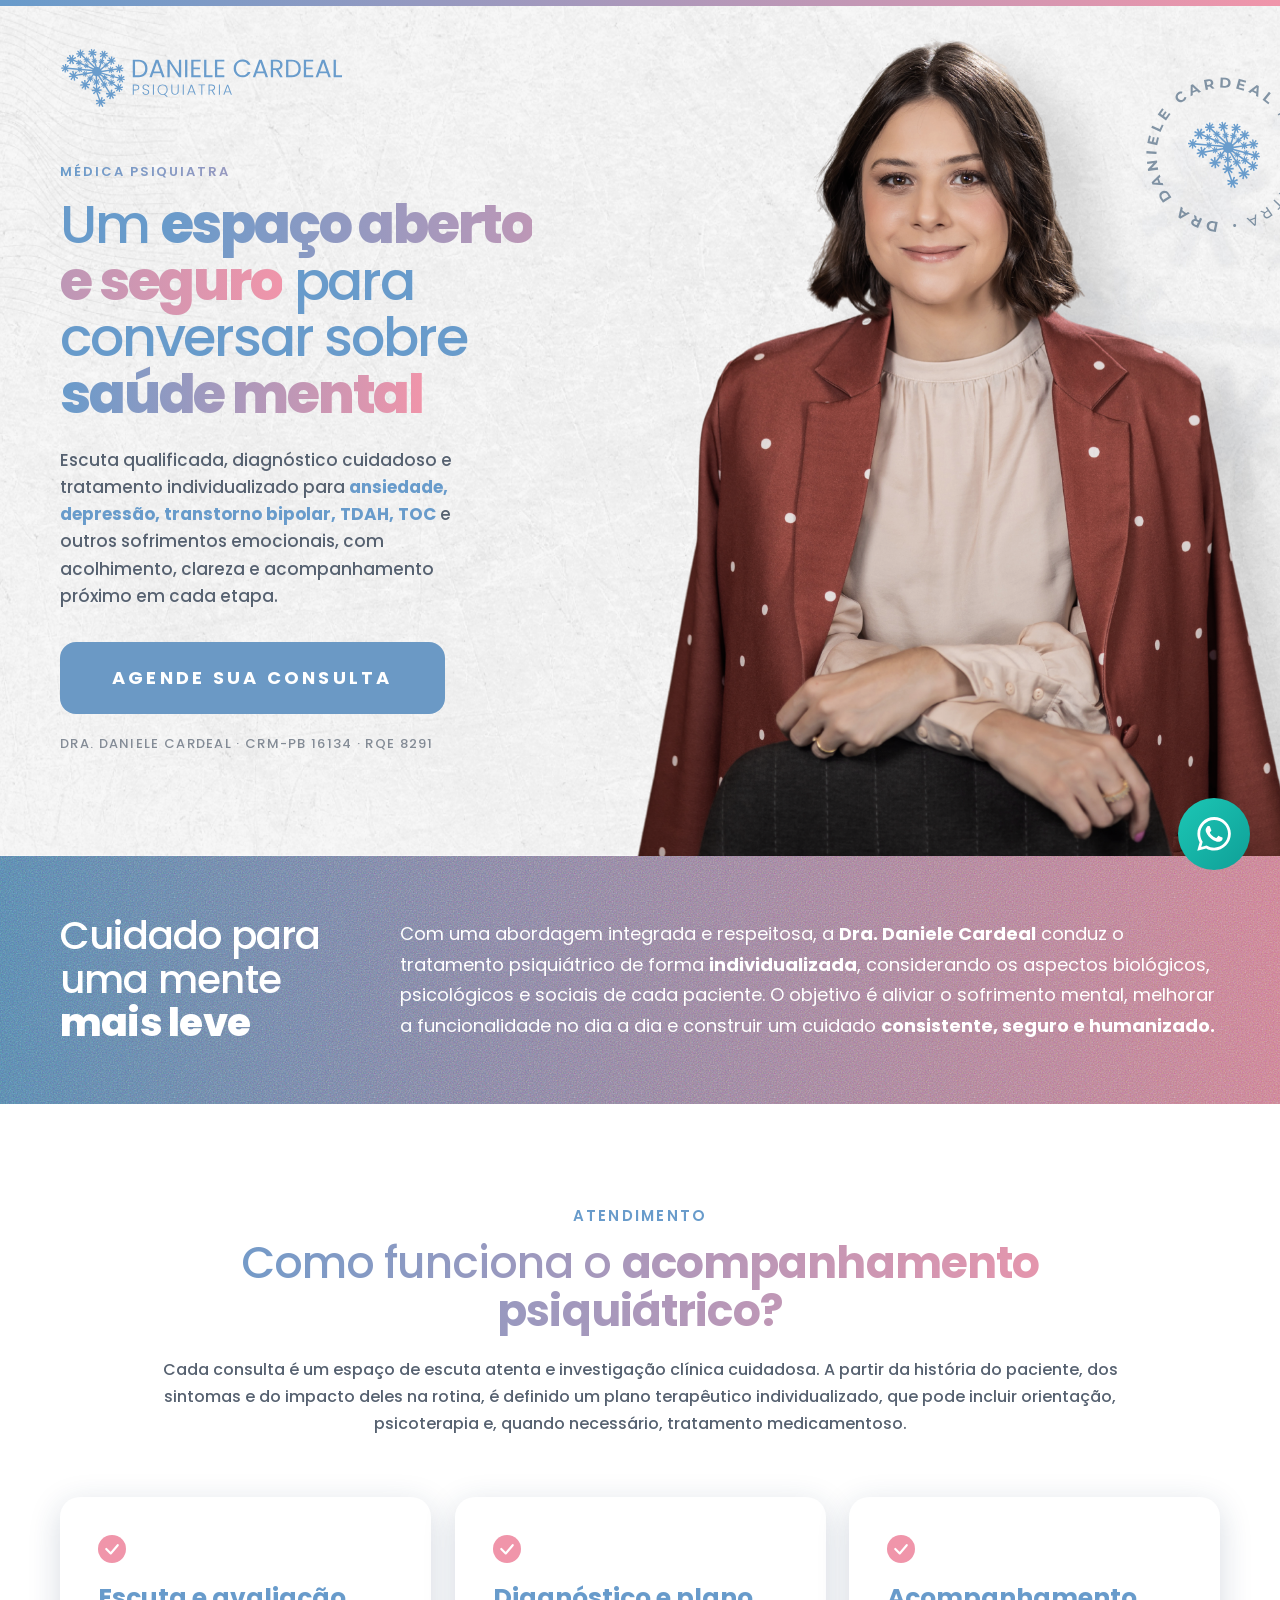
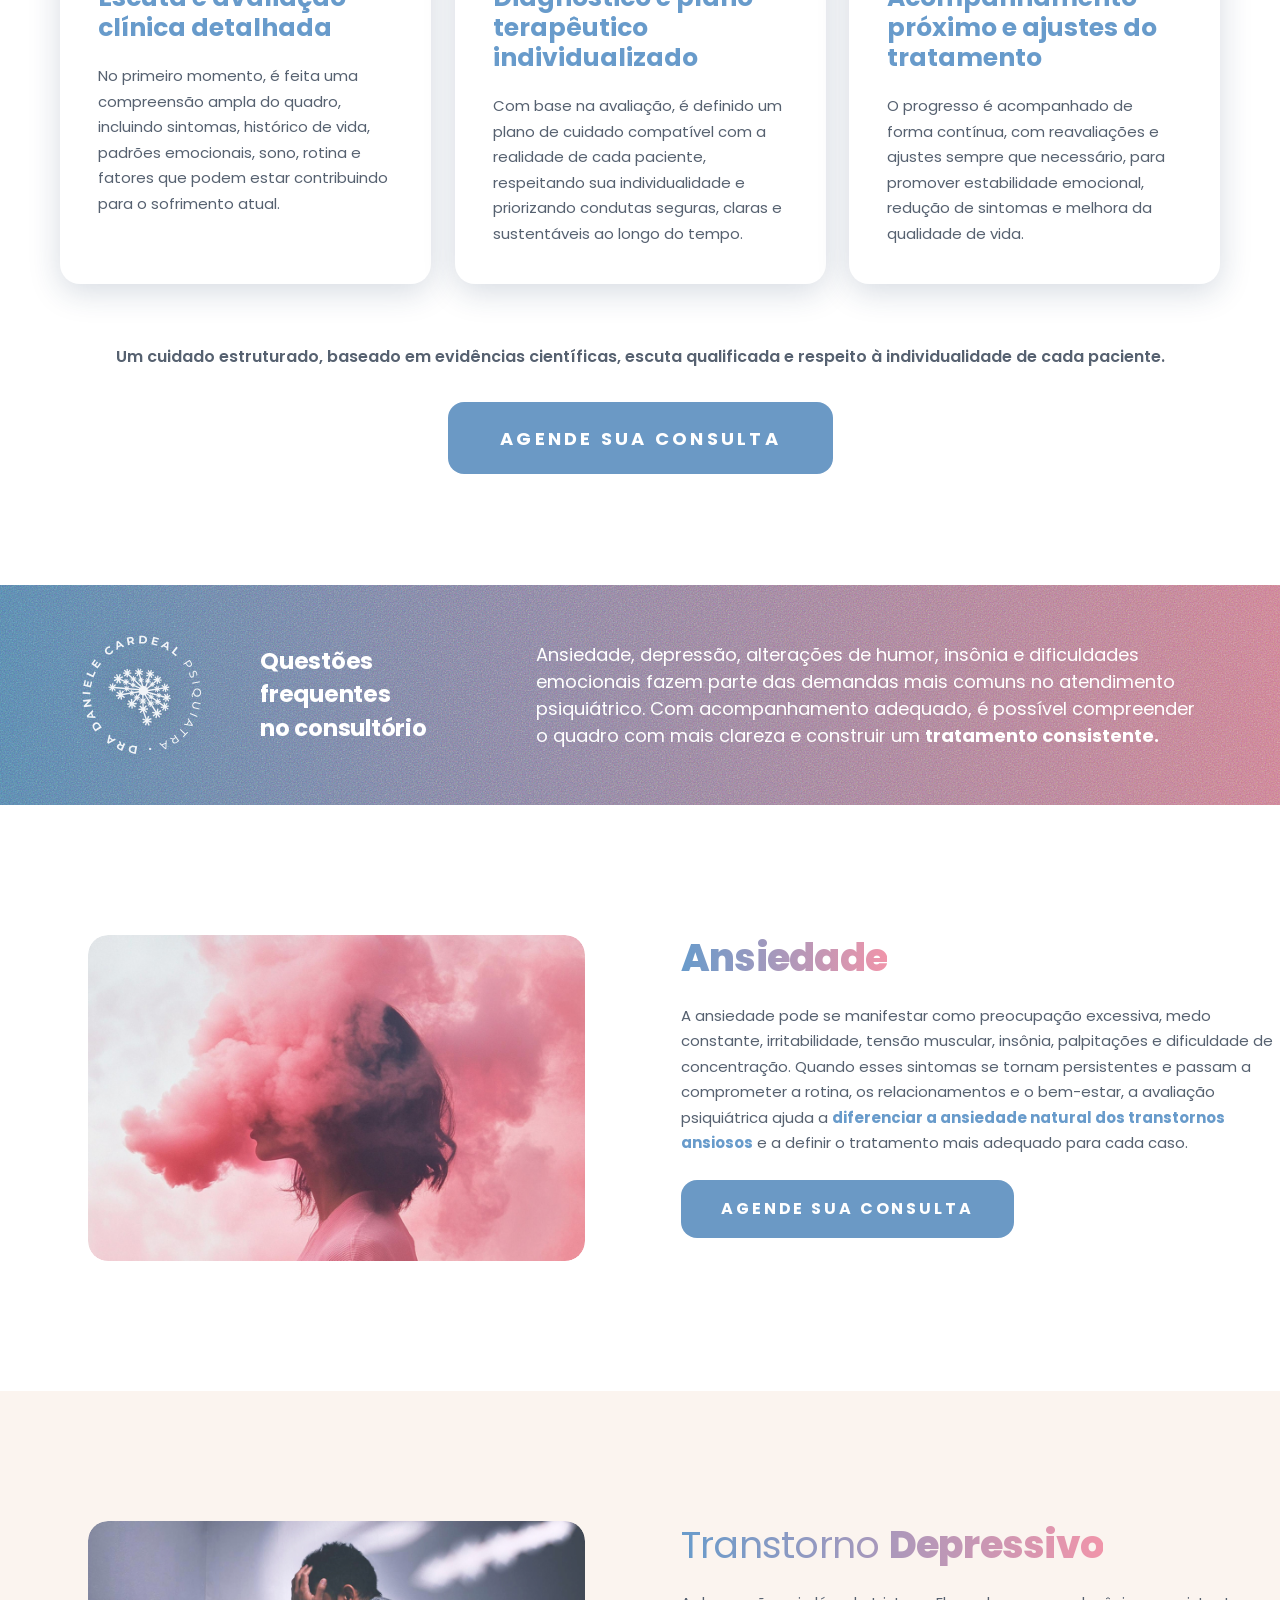
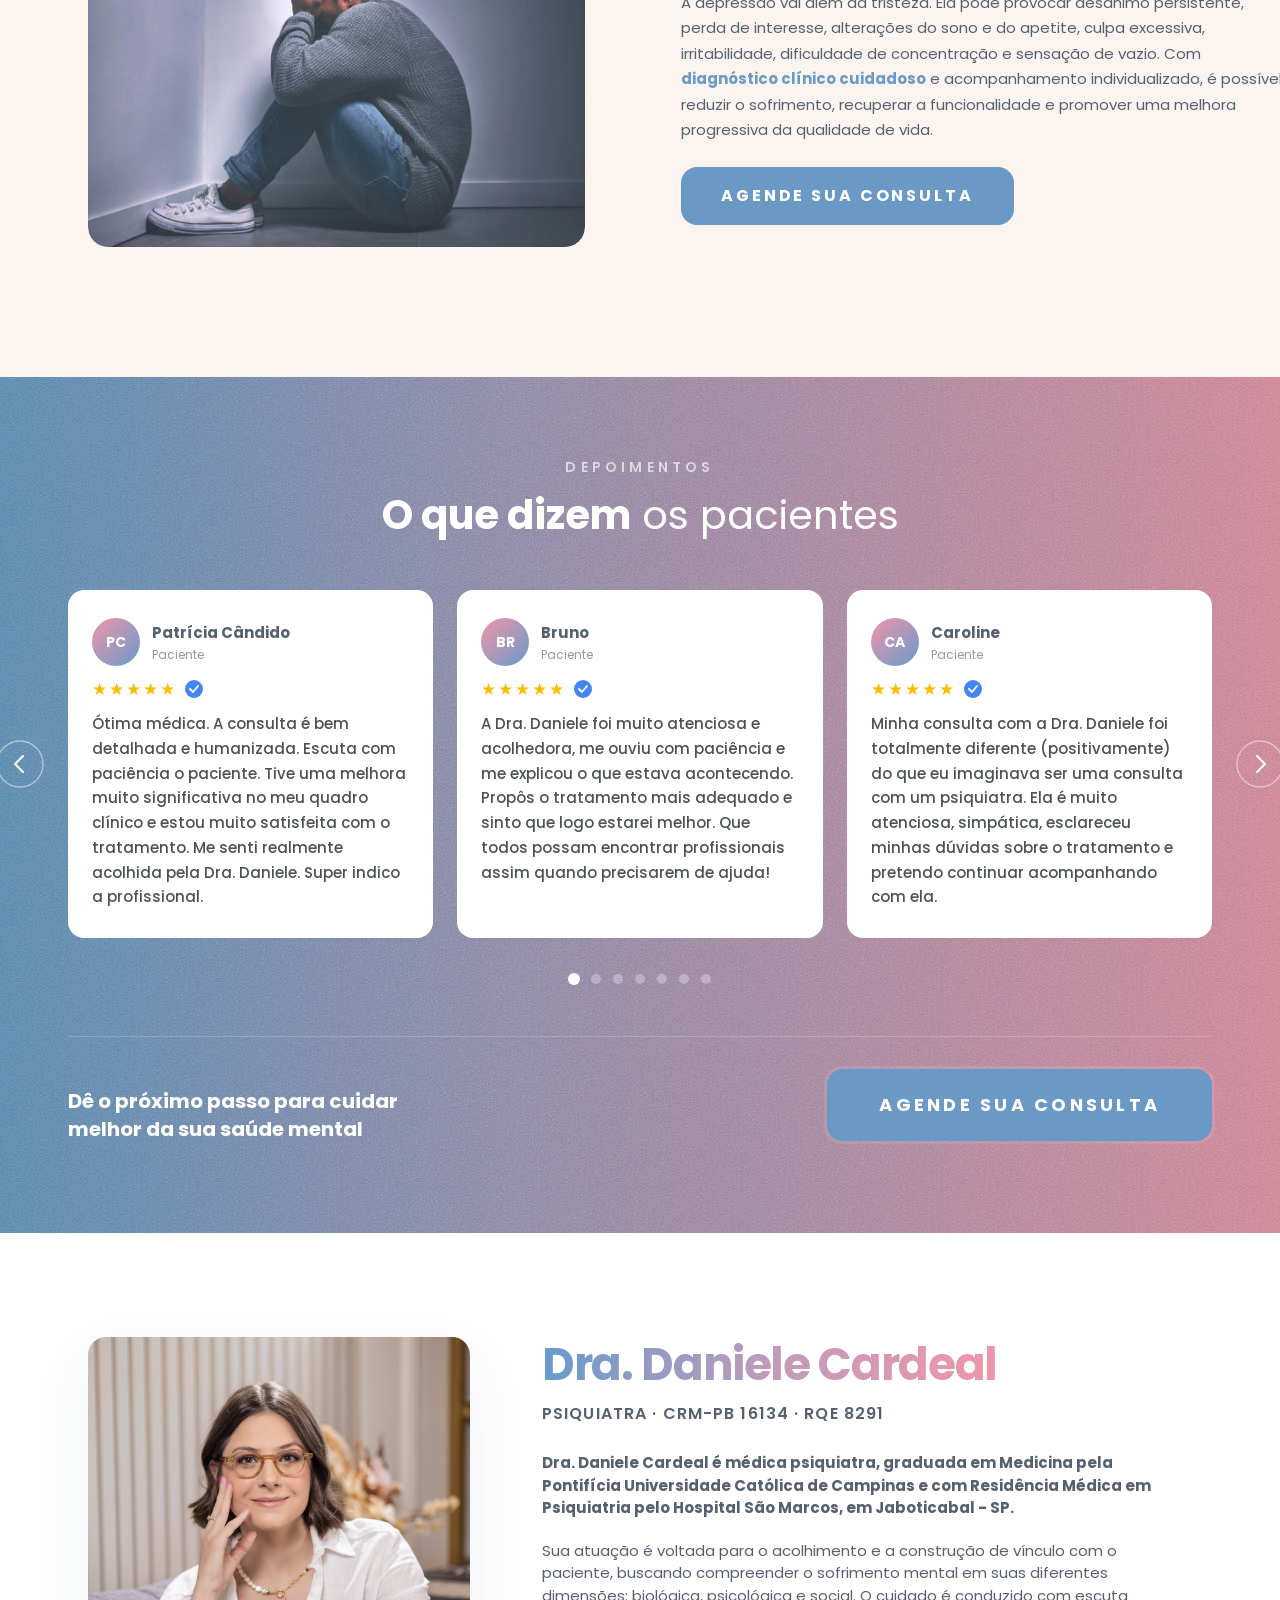
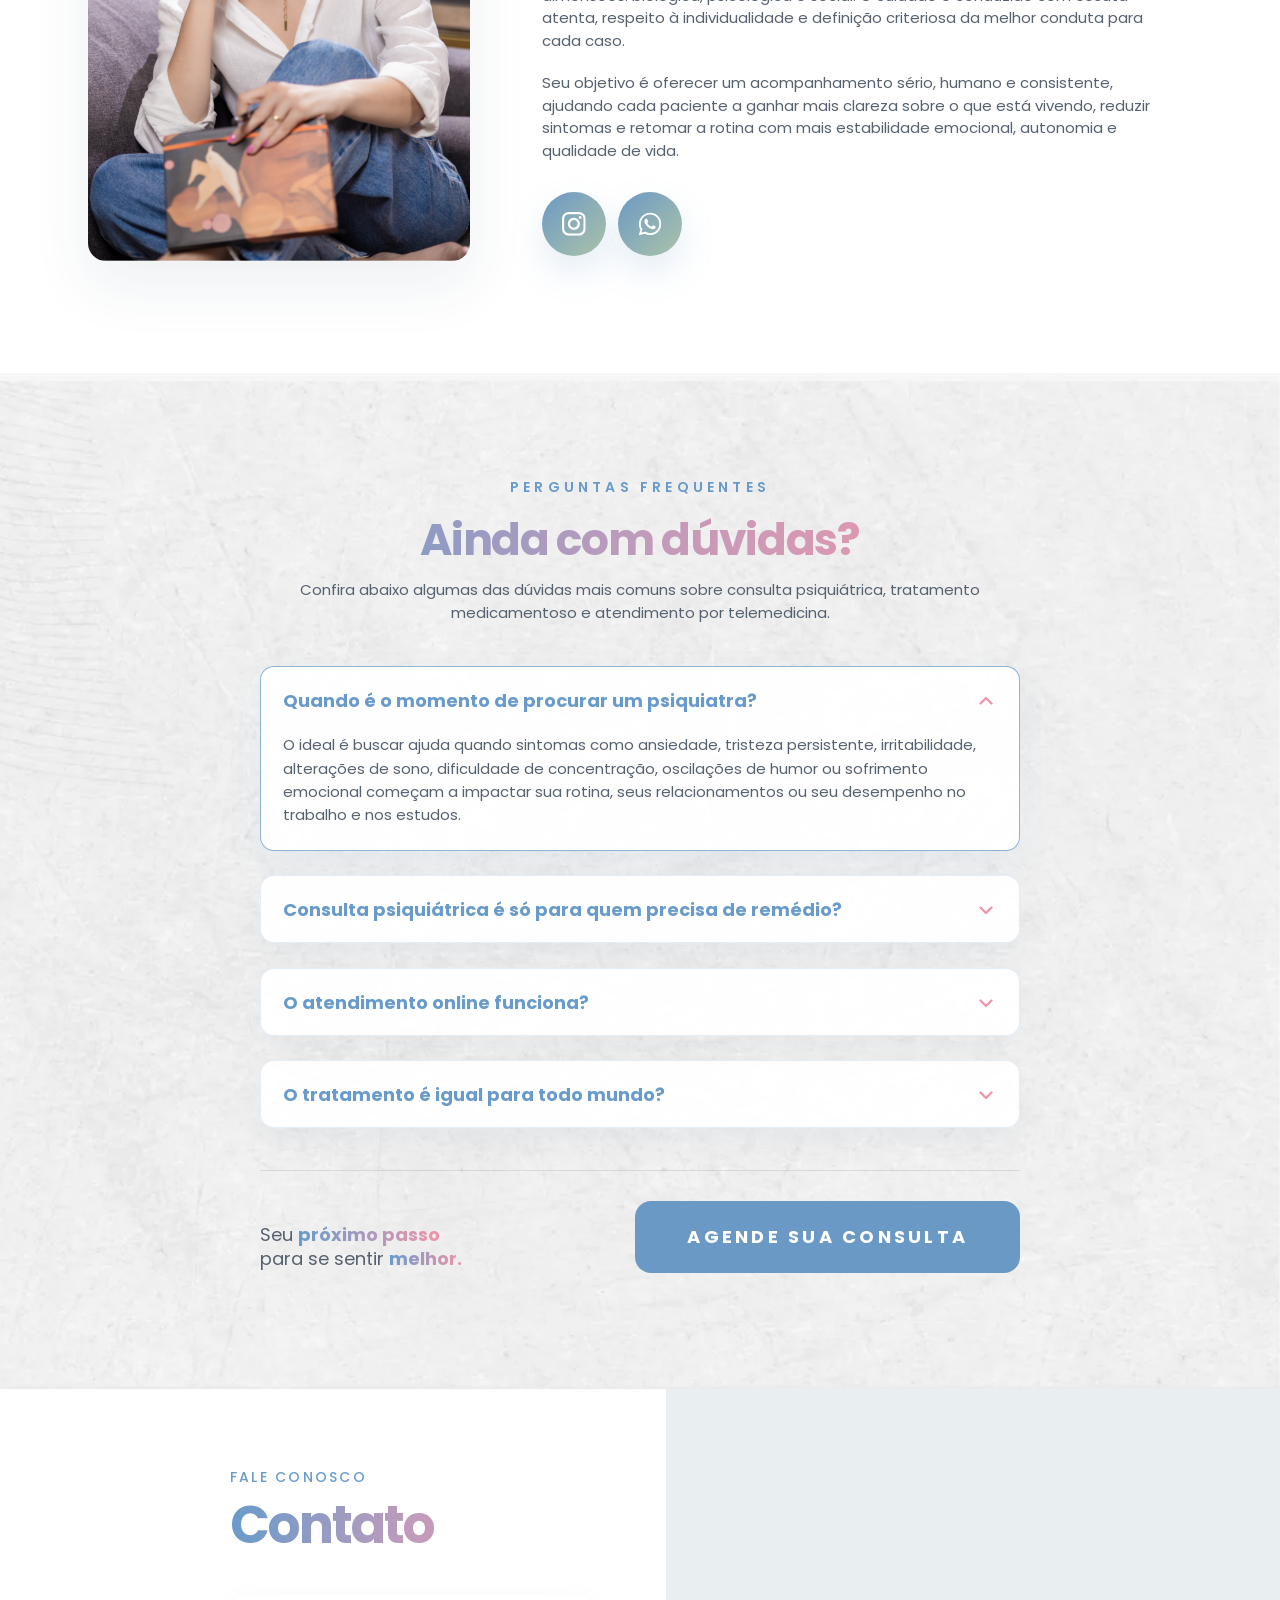
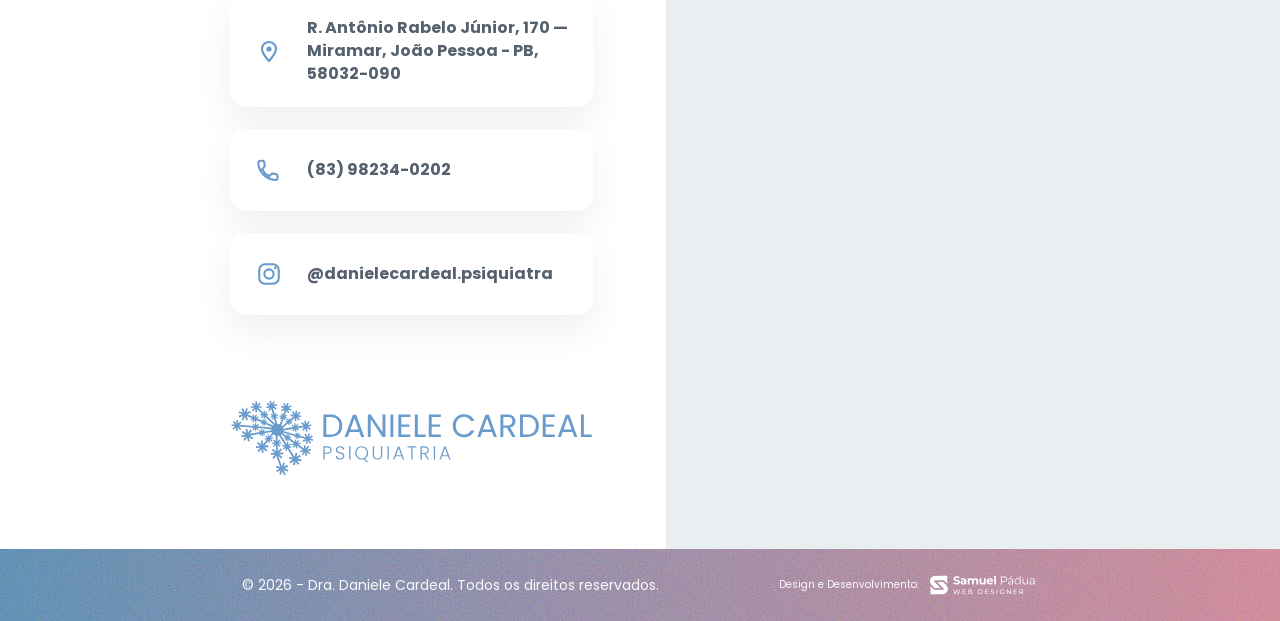
<file: index.html>
<!DOCTYPE html>
<html lang="pt-BR">
<head>
  <meta charset="UTF-8">
  <meta name="viewport" content="width=device-width, initial-scale=1.0">
  <title>Dra. Daniele Cardeal | Psiquiatra em João Pessoa e Telemedicina para todo o Brasil</title>
  <meta name="description" content="Psiquiatra com atendimento presencial em João Pessoa - PB e telemedicina para todo o Brasil. Tratamento individualizado para ansiedade, depressão, transtorno bipolar, TDAH, TOC e outros sofrimentos emocionais.">
  <meta name="robots" content="index,follow">
  <link rel="canonical" href="https://danielepsiquiatra.com.br/">
  <meta property="og:locale" content="pt_BR">
  <meta property="og:type" content="website">
  <meta property="og:url" content="https://danielepsiquiatra.com.br/">
  <meta property="og:site_name" content="Dra. Daniele Cardeal">
  <meta property="og:title" content="Dra. Daniele Cardeal - Psiquiatra em João Pessoa e Telemedicina">
  <meta property="og:description" content="Psiquiatra com atendimento presencial em João Pessoa - PB e telemedicina para todo o Brasil. Tratamento individualizado para ansiedade, depressão, transtorno bipolar, TDAH, TOC e outros sofrimentos emocionais.">
  <meta property="og:image" content="https://danielepsiquiatra.com.br/thumb.jpg">
  <meta property="og:image:width" content="1200">
  <meta property="og:image:height" content="630">
  <meta name="twitter:card" content="summary_large_image">
  <meta name="twitter:image" content="https://danielepsiquiatra.com.br/thumb.jpg">
  <meta name="twitter:title" content="Dra. Daniele Cardeal | Psiquiatra em João Pessoa e Telemedicina para todo o Brasil">
  <meta name="twitter:description" content="Psiquiatra com atendimento presencial em João Pessoa - PB e telemedicina para todo o Brasil. Tratamento individualizado para ansiedade, depressão e outros sofrimentos emocionais.">
  <script type="application/ld+json">
    {
      "@context": "https://schema.org",
      "@graph": [
        {
          "@type": "MedicalBusiness",
          "@id": "#business",
          "name": "Dra. Daniele Cardeal — Psiquiatra",
          "telephone": "+55-83-98234-0202",
          "priceRange": "$$",
          "address": {
            "@type": "PostalAddress",
            "streetAddress": "R. Antônio Rabelo Júnior, 170",
            "addressLocality": "João Pessoa",
            "addressRegion": "PB",
            "postalCode": "58032-090",
            "addressCountry": "BR"
          },
          "sameAs": [
            "https://www.instagram.com/danielecardeal.psiquiatra/"
          ]
        },
        {
          "@type": "Physician",
          "@id": "#physician",
          "name": "Dra. Daniele Cardeal",
          "medicalSpecialty": "Psychiatry",
          "description": "Médica psiquiatra com atendimento presencial em João Pessoa - PB e telemedicina para todo o Brasil. Tratamento individualizado para ansiedade, depressão, transtorno bipolar, TDAH, TOC e outros sofrimentos emocionais.",
          "identifier": {
            "@type": "PropertyValue",
            "propertyID": "CRM",
            "value": "CRM-PB 16134 / RQE 8291"
          },
          "worksFor": {
            "@id": "#business"
          }
        },
        {
          "@type": "FAQPage",
          "@id": "#faq",
          "mainEntity": [
            {
              "@type": "Question",
              "name": "Quando é o momento de procurar um psiquiatra?",
              "acceptedAnswer": {
                "@type": "Answer",
                "text": "O ideal é buscar ajuda quando sintomas como ansiedade, tristeza persistente, irritabilidade, alterações de sono, dificuldade de concentração, oscilações de humor ou sofrimento emocional começam a impactar sua rotina, seus relacionamentos ou seu desempenho no trabalho e nos estudos."
              }
            },
            {
              "@type": "Question",
              "name": "Consulta psiquiátrica é só para quem precisa de remédio?",
              "acceptedAnswer": {
                "@type": "Answer",
                "text": "Não. A consulta psiquiátrica serve para avaliar o quadro de forma ampla, orientar, esclarecer dúvidas, definir hipóteses diagnósticas e indicar o melhor plano terapêutico. Em alguns casos, a medicação é recomendada. Em outros, o cuidado pode envolver principalmente acompanhamento clínico e psicoterapia."
              }
            },
            {
              "@type": "Question",
              "name": "O atendimento online funciona?",
              "acceptedAnswer": {
                "@type": "Answer",
                "text": "Sim. A telemedicina permite acompanhamento psiquiátrico com segurança, praticidade e continuidade de cuidado para pacientes de todo o Brasil, sempre respeitando critérios clínicos, éticos e regulatórios."
              }
            },
            {
              "@type": "Question",
              "name": "O tratamento é igual para todo mundo?",
              "acceptedAnswer": {
                "@type": "Answer",
                "text": "Não. Cada pessoa tem uma história, sintomas, rotina e necessidades diferentes. Por isso, o tratamento precisa ser individualizado, com avaliação cuidadosa e ajustes ao longo do acompanhamento."
              }
            }
          ]
        }
      ]
    }
  </script>
  <link rel="icon" type="image/svg+xml" href="stamp-iso.svg">
  <link rel="preconnect" href="https://fonts.googleapis.com">
  <link rel="preconnect" href="https://fonts.gstatic.com" crossorigin>
  <link rel="preload" href="https://fonts.googleapis.com/css2?family=Poppins:wght@400;500;600;700;800&display=swap" as="style" onload="this.onload=null;this.rel='stylesheet'">
  <noscript><link rel="stylesheet" href="https://fonts.googleapis.com/css2?family=Poppins:wght@400;500;600;700;800&display=swap"></noscript>
  <link rel="stylesheet" href="style.css">
</head>
<body>

  <!-- Borda superior gradiente -->
  <div class="top-bar"></div>

  <!-- ======================== HERO ======================== -->
  <section class="hero">
    <div class="hero-bg"></div>

    <div class="hero-inner">
      <!-- Logo -->
      <header class="hero-header">
        <img src="logo.svg" class="logo" alt="Dra. Daniele Cardeal Psiquiatra">
      </header>

      <!-- Conteúdo principal -->
      <div class="hero-content">

        <!-- Coluna esquerda: texto + CTA -->
        <div class="hero-left">
          <p class="hero-tagline">Médica psiquiatra</p>
          <h1>
            <span class="gradient-text">Um <strong>espaço aberto e seguro</strong> para conversar sobre <strong>saúde mental</strong></span>
          </h1>

          <p class="subtext">
            Escuta qualificada, diagnóstico cuidadoso e tratamento individualizado para <strong style="font-weight:700;color:var(--primary)">ansiedade, depressão, transtorno bipolar, TDAH, TOC</strong> e outros sofrimentos emocionais, com acolhimento, clareza e acompanhamento próximo em cada etapa.
          </p>

          <a href="https://wa.me/5583982340202" class="btn-cta" target="_blank" rel="noopener">
            Agende sua consulta
          </a>

          <p class="crefito">DRA. DANIELE CARDEAL &middot; CRM-PB 16134 &middot; RQE 8291</p>
        </div>

        <!-- Coluna direita: foto -->
        <div class="hero-right">
          <div class="stamp-wrapper">
            <img src="stamp-txt.svg" class="stamp-txt" alt="">
            <img src="stamp-iso.svg" class="stamp-iso" alt="">
          </div>
          <picture>
            <img src="dra-daniele.png" class="doctor-img" alt="Dra. Daniele Cardeal Psiquiatra">
          </picture>
        </div>

      </div>
    </div>
  </section>
  <!-- ======================== /HERO ======================== -->

  <!-- ======================== INTRO BLOCK ======================== -->
  <section class="intro-block">
    <div class="intro-inner">

      <div class="intro-left">
        <h2>Cuidado para<br>uma mente<br><strong>mais leve</strong></h2>
      </div>

      <div class="intro-right">
        <p>
          Com uma abordagem integrada e respeitosa, a <strong>Dra. Daniele Cardeal</strong> conduz o tratamento psiquiátrico de forma <strong>individualizada</strong>, considerando os aspectos biológicos, psicológicos e sociais de cada paciente. O objetivo é aliviar o sofrimento mental, melhorar a funcionalidade no dia a dia e construir um cuidado <strong>consistente, seguro e humanizado.</strong>
        </p>
      </div>

    </div>
  </section>
  <!-- ======================== /INTRO BLOCK ======================== -->

  <!-- ======================== TREATMENT BLOCK ======================== -->
  <section class="treatment-block">
    <div class="treatment-inner">

      <div class="treatment-header">
        <span class="tagline">Atendimento</span>
        <h2 class="treatment-title">Como funciona o <strong>acompanhamento psiquiátrico?</strong></h2>
        <p class="treatment-desc">Cada consulta é um espaço de escuta atenta e investigação clínica cuidadosa. A partir da história do paciente, dos sintomas e do impacto deles na rotina, é definido um plano terapêutico individualizado, que pode incluir orientação, psicoterapia e, quando necessário, tratamento medicamentoso.</p>
      </div>

      <div class="cards-grid">

        <div class="card">
          <div class="card-icon">
            <svg width="28" height="28" viewBox="0 0 44 44" fill="none" xmlns="http://www.w3.org/2000/svg">
              <circle cx="22" cy="22" r="22" fill="#F095AA"/>
              <path d="M13 22l7 7 11-13" stroke="white" stroke-width="3.4" stroke-linecap="round" stroke-linejoin="round"/>
            </svg>
          </div>
          <h3>Escuta e avaliação clínica detalhada</h3>
          <p>No primeiro momento, é feita uma compreensão ampla do quadro, incluindo sintomas, histórico de vida, padrões emocionais, sono, rotina e fatores que podem estar contribuindo para o sofrimento atual.</p>
        </div>

        <div class="card">
          <div class="card-icon">
            <svg width="28" height="28" viewBox="0 0 44 44" fill="none" xmlns="http://www.w3.org/2000/svg">
              <circle cx="22" cy="22" r="22" fill="#F095AA"/>
              <path d="M13 22l7 7 11-13" stroke="white" stroke-width="3.4" stroke-linecap="round" stroke-linejoin="round"/>
            </svg>
          </div>
          <h3>Diagnóstico e plano terapêutico individualizado</h3>
          <p>Com base na avaliação, é definido um plano de cuidado compatível com a realidade de cada paciente, respeitando sua individualidade e priorizando condutas seguras, claras e sustentáveis ao longo do tempo.</p>
        </div>

        <div class="card">
          <div class="card-icon">
            <svg width="28" height="28" viewBox="0 0 44 44" fill="none" xmlns="http://www.w3.org/2000/svg">
              <circle cx="22" cy="22" r="22" fill="#F095AA"/>
              <path d="M13 22l7 7 11-13" stroke="white" stroke-width="3.4" stroke-linecap="round" stroke-linejoin="round"/>
            </svg>
          </div>
          <h3>Acompanhamento próximo e ajustes do tratamento</h3>
          <p>O progresso é acompanhado de forma contínua, com reavaliações e ajustes sempre que necessário, para promover estabilidade emocional, redução de sintomas e melhora da qualidade de vida.</p>
        </div>

      </div>

      <div class="treatment-footer">
        <p>Um cuidado estruturado, baseado em evidências científicas, escuta qualificada e respeito à individualidade de cada paciente.</p>
        <a href="https://wa.me/5583982340202" class="btn-cta btn-cta--center" target="_blank" rel="noopener">
          Agende sua consulta
        </a>
      </div>

    </div>
  </section>
  <!-- ======================== /TREATMENT BLOCK ======================== -->

  <!-- ======================== PROBLEMS BLOCK ======================== -->
  <section class="problems-block">
    <div class="problems-grain"></div>

    <div class="problems-inner">
      <div class="problems-img-col">
        <img src="stamp-full.svg" class="problems-stamp" alt="Dra. Daniele Cardeal Psiquiatra">
      </div>

      <h2 class="problems-headline">Questões frequentes<br>no consultório</h2>

      <p class="problems-body">Ansiedade, depressão, alterações de humor, insônia e dificuldades emocionais fazem parte das demandas mais comuns no atendimento psiquiátrico. Com acompanhamento adequado, é possível compreender o quadro com mais clareza e construir um <strong>tratamento consistente.</strong></p>
    </div>
  </section>
  <!-- ======================== /PROBLEMS BLOCK ======================== -->

  <!-- ======================== ANSIEDADE BLOCK ======================== -->
  <section class="condition-block">
    <div class="condition-inner">

      <div class="condition-media">
        <picture>
          <img src="ansiedade.jpg" class="condition-img" alt="Tratamento para Ansiedade">
        </picture>
      </div>

      <div class="condition-text">
        <h2 class="condition-title"><strong>Ansiedade</strong></h2>
        <p class="condition-body">A ansiedade pode se manifestar como preocupação excessiva, medo constante, irritabilidade, tensão muscular, insônia, palpitações e dificuldade de concentração. Quando esses sintomas se tornam persistentes e passam a comprometer a rotina, os relacionamentos e o bem-estar, a avaliação psiquiátrica ajuda a <strong>diferenciar a ansiedade natural dos transtornos ansiosos</strong> e a definir o tratamento mais adequado para cada caso.</p>
        <a href="https://wa.me/5583982340202" class="btn-cta btn-cta--center" target="_blank" rel="noopener">
          Agende sua consulta
        </a>
      </div>

    </div>
  </section>
  <!-- ======================== /ANSIEDADE BLOCK ======================== -->

  <!-- ======================== DEPRESSÃO BLOCK ======================== -->
  <section class="condition-block condition-block--gray">
    <div class="condition-inner">

      <div class="condition-media">
        <picture>
          <img src="depressao.jpg" class="condition-img" alt="Tratamento para Depressão">
        </picture>
      </div>

      <div class="condition-text">
        <h2 class="condition-title">Transtorno <strong>Depressivo</strong></h2>
        <p class="condition-body">A depressão vai além da tristeza. Ela pode provocar desânimo persistente, perda de interesse, alterações do sono e do apetite, culpa excessiva, irritabilidade, dificuldade de concentração e sensação de vazio. Com <strong>diagnóstico clínico cuidadoso</strong> e acompanhamento individualizado, é possível reduzir o sofrimento, recuperar a funcionalidade e promover uma melhora progressiva da qualidade de vida.</p>
        <a href="https://wa.me/5583982340202" class="btn-cta" target="_blank" rel="noopener">
          Agende sua consulta
        </a>
      </div>

    </div>
  </section>
  <!-- ======================== /DEPRESSÃO BLOCK ======================== -->

  <!-- ======================== REVIEWS BLOCK ======================== -->
  <section class="reviews-block">
    <div class="reviews-grain"></div>
    <div class="reviews-inner">

      <div class="reviews-header">
        <span class="reviews-tagline">Depoimentos</span>
        <h2 class="reviews-title"><strong>O que dizem</strong> os pacientes</h2>
      </div>

      <div class="reviews-carousel">
        <button class="carousel-btn carousel-btn--prev" aria-label="Anterior">
          <svg width="48" height="48" viewBox="0 0 48 48" fill="none" xmlns="http://www.w3.org/2000/svg">
            <circle cx="24" cy="24" r="23" stroke="rgba(255,255,255,0.45)" stroke-width="1.5"/>
            <path d="M27 16l-8 8 8 8" stroke="white" stroke-width="2" stroke-linecap="round" stroke-linejoin="round"/>
          </svg>
        </button>

        <div class="carousel-viewport">
          <div class="reviews-track">

            <div class="review-card">
              <div class="rc-header">
                <div class="rc-avatar">PC</div>
                <div class="rc-info">
                  <strong class="rc-name">Patrícia Cândido</strong>
                  <span class="rc-count">Paciente</span>
                </div>
              </div>
              <div class="rc-stars">
                <span class="rc-stars-icons">★★★★★</span>
                <span class="rc-badge"><svg width="10" height="8" viewBox="0 0 10 8" fill="none"><path d="M1 4l3 3 5-6" stroke="white" stroke-width="1.8" stroke-linecap="round" stroke-linejoin="round"/></svg></span>
              </div>
              <p class="rc-text">Ótima médica. A consulta é bem detalhada e humanizada. Escuta com paciência o paciente. Tive uma melhora muito significativa no meu quadro clínico e estou muito satisfeita com o tratamento. Me senti realmente acolhida pela Dra. Daniele. Super indico a profissional.</p>
            </div>

            <div class="review-card">
              <div class="rc-header">
                <div class="rc-avatar">BR</div>
                <div class="rc-info">
                  <strong class="rc-name">Bruno</strong>
                  <span class="rc-count">Paciente</span>
                </div>
              </div>
              <div class="rc-stars">
                <span class="rc-stars-icons">★★★★★</span>
                <span class="rc-badge"><svg width="10" height="8" viewBox="0 0 10 8" fill="none"><path d="M1 4l3 3 5-6" stroke="white" stroke-width="1.8" stroke-linecap="round" stroke-linejoin="round"/></svg></span>
              </div>
              <p class="rc-text">A Dra. Daniele foi muito atenciosa e acolhedora, me ouviu com paciência e me explicou o que estava acontecendo. Propôs o tratamento mais adequado e sinto que logo estarei melhor. Que todos possam encontrar profissionais assim quando precisarem de ajuda!</p>
            </div>

            <div class="review-card">
              <div class="rc-header">
                <div class="rc-avatar">CA</div>
                <div class="rc-info">
                  <strong class="rc-name">Caroline</strong>
                  <span class="rc-count">Paciente</span>
                </div>
              </div>
              <div class="rc-stars">
                <span class="rc-stars-icons">★★★★★</span>
                <span class="rc-badge"><svg width="10" height="8" viewBox="0 0 10 8" fill="none"><path d="M1 4l3 3 5-6" stroke="white" stroke-width="1.8" stroke-linecap="round" stroke-linejoin="round"/></svg></span>
              </div>
              <p class="rc-text">Minha consulta com a Dra. Daniele foi totalmente diferente (positivamente) do que eu imaginava ser uma consulta com um psiquiatra. Ela é muito atenciosa, simpática, esclareceu minhas dúvidas sobre o tratamento e pretendo continuar acompanhando com ela.</p>
            </div>

            <div class="review-card">
              <div class="rc-header">
                <div class="rc-avatar">AF</div>
                <div class="rc-info">
                  <strong class="rc-name">Aparecida Fátima</strong>
                  <span class="rc-count">Paciente</span>
                </div>
              </div>
              <div class="rc-stars">
                <span class="rc-stars-icons">★★★★★</span>
                <span class="rc-badge"><svg width="10" height="8" viewBox="0 0 10 8" fill="none"><path d="M1 4l3 3 5-6" stroke="white" stroke-width="1.8" stroke-linecap="round" stroke-linejoin="round"/></svg></span>
              </div>
              <p class="rc-text">Ótima profissional. Muito atenciosa durante a consulta e muito solícita no pós-consulta, dando todo suporte possível por meio do WhatsApp. Doutora sempre pronta para fazer ajustes no tratamento até que tenha o efeito desejado. Super recomendo.</p>
            </div>

            <div class="review-card">
              <div class="rc-header">
                <div class="rc-avatar">LM</div>
                <div class="rc-info">
                  <strong class="rc-name">Leandro Móz</strong>
                  <span class="rc-count">Paciente</span>
                </div>
              </div>
              <div class="rc-stars">
                <span class="rc-stars-icons">★★★★★</span>
                <span class="rc-badge"><svg width="10" height="8" viewBox="0 0 10 8" fill="none"><path d="M1 4l3 3 5-6" stroke="white" stroke-width="1.8" stroke-linecap="round" stroke-linejoin="round"/></svg></span>
              </div>
              <p class="rc-text">A Dra. Daniele sabe aliar o profissionalismo com o lado humano. Me senti muito confortável durante todo o tratamento. Soube ouvir e indicar o melhor caminho para minha cura.</p>
            </div>

            <div class="review-card">
              <div class="rc-header">
                <div class="rc-avatar">TC</div>
                <div class="rc-info">
                  <strong class="rc-name">Thalita Cintra de Pádua</strong>
                  <span class="rc-count">Paciente</span>
                </div>
              </div>
              <div class="rc-stars">
                <span class="rc-stars-icons">★★★★★</span>
                <span class="rc-badge"><svg width="10" height="8" viewBox="0 0 10 8" fill="none"><path d="M1 4l3 3 5-6" stroke="white" stroke-width="1.8" stroke-linecap="round" stroke-linejoin="round"/></svg></span>
              </div>
              <p class="rc-text">Dra. Daniele é muito atenciosa, sempre muito pontual. O consultório é muito bonito, limpo e arejado. Ela está sempre em busca de conhecimento para um melhor diagnóstico.</p>
            </div>

            <div class="review-card">
              <div class="rc-header">
                <div class="rc-avatar">JE</div>
                <div class="rc-info">
                  <strong class="rc-name">José Eduardo Soares</strong>
                  <span class="rc-count">Paciente</span>
                </div>
              </div>
              <div class="rc-stars">
                <span class="rc-stars-icons">★★★★★</span>
                <span class="rc-badge"><svg width="10" height="8" viewBox="0 0 10 8" fill="none"><path d="M1 4l3 3 5-6" stroke="white" stroke-width="1.8" stroke-linecap="round" stroke-linejoin="round"/></svg></span>
              </div>
              <p class="rc-text">Muito atenciosa, calma e gentil durante o atendimento. Recomendo ela para todos que precisarem passar por uma consulta com uma ótima profissional.</p>
            </div>

            <div class="review-card">
              <div class="rc-header">
                <div class="rc-avatar">FR</div>
                <div class="rc-info">
                  <strong class="rc-name">Frederico</strong>
                  <span class="rc-count">Paciente</span>
                </div>
              </div>
              <div class="rc-stars">
                <span class="rc-stars-icons">★★★★★</span>
                <span class="rc-badge"><svg width="10" height="8" viewBox="0 0 10 8" fill="none"><path d="M1 4l3 3 5-6" stroke="white" stroke-width="1.8" stroke-linecap="round" stroke-linejoin="round"/></svg></span>
              </div>
              <p class="rc-text">Muito boa a consulta, percebi que a doutora conhece muito e foi simpática e amistosa na consulta, esclarecendo todas as dúvidas que tive.</p>
            </div>

            <div class="review-card">
              <div class="rc-header">
                <div class="rc-avatar">TG</div>
                <div class="rc-info">
                  <strong class="rc-name">Thais dos Santos Guimarães</strong>
                  <span class="rc-count">Paciente</span>
                </div>
              </div>
              <div class="rc-stars">
                <span class="rc-stars-icons">★★★★★</span>
                <span class="rc-badge"><svg width="10" height="8" viewBox="0 0 10 8" fill="none"><path d="M1 4l3 3 5-6" stroke="white" stroke-width="1.8" stroke-linecap="round" stroke-linejoin="round"/></svg></span>
              </div>
              <p class="rc-text">Como ser humano, super querida, atenciosa, boa ouvinte e muito simpática. Como profissional, passa segurança, tranquilidade e confiança.</p>
            </div>

            <div class="review-card">
              <div class="rc-header">
                <div class="rc-avatar">LL</div>
                <div class="rc-info">
                  <strong class="rc-name">Leticia Lima</strong>
                  <span class="rc-count">Paciente</span>
                </div>
              </div>
              <div class="rc-stars">
                <span class="rc-stars-icons">★★★★★</span>
                <span class="rc-badge"><svg width="10" height="8" viewBox="0 0 10 8" fill="none"><path d="M1 4l3 3 5-6" stroke="white" stroke-width="1.8" stroke-linecap="round" stroke-linejoin="round"/></svg></span>
              </div>
              <p class="rc-text">Ótima profissional! Tratamento muito eficiente, me ajudou muito! Fui muito bem orientada sobre tudo que eu precisava. Super recomendo!</p>
            </div>

            <div class="review-card">
              <div class="rc-header">
                <div class="rc-avatar">GM</div>
                <div class="rc-info">
                  <strong class="rc-name">Gabriela Móz</strong>
                  <span class="rc-count">Paciente</span>
                </div>
              </div>
              <div class="rc-stars">
                <span class="rc-stars-icons">★★★★★</span>
                <span class="rc-badge"><svg width="10" height="8" viewBox="0 0 10 8" fill="none"><path d="M1 4l3 3 5-6" stroke="white" stroke-width="1.8" stroke-linecap="round" stroke-linejoin="round"/></svg></span>
              </div>
              <p class="rc-text">Dra. Daniele foi extremamente atenciosa, muito educada e cuidadosa. Prestou um ótimo atendimento. Uma excelente profissional.</p>
            </div>

            <div class="review-card">
              <div class="rc-header">
                <div class="rc-avatar">CM</div>
                <div class="rc-info">
                  <strong class="rc-name">Camila</strong>
                  <span class="rc-count">Paciente</span>
                </div>
              </div>
              <div class="rc-stars">
                <span class="rc-stars-icons">★★★★★</span>
                <span class="rc-badge"><svg width="10" height="8" viewBox="0 0 10 8" fill="none"><path d="M1 4l3 3 5-6" stroke="white" stroke-width="1.8" stroke-linecap="round" stroke-linejoin="round"/></svg></span>
              </div>
              <p class="rc-text">Dra. Daniele me atendeu com prontidão, paciência e carinho. Me senti acolhida o tempo todo. Recomendo!</p>
            </div>

            <div class="review-card">
              <div class="rc-header">
                <div class="rc-avatar">FC</div>
                <div class="rc-info">
                  <strong class="rc-name">Fabia Cardeal</strong>
                  <span class="rc-count">Paciente</span>
                </div>
              </div>
              <div class="rc-stars">
                <span class="rc-stars-icons">★★★★★</span>
                <span class="rc-badge"><svg width="10" height="8" viewBox="0 0 10 8" fill="none"><path d="M1 4l3 3 5-6" stroke="white" stroke-width="1.8" stroke-linecap="round" stroke-linejoin="round"/></svg></span>
              </div>
              <p class="rc-text">Ótima profissional, atenciosa e cuida bem dos pacientes, além de ter um consultório localizado em ótimo lugar.</p>
            </div>

            <div class="review-card">
              <div class="rc-header">
                <div class="rc-avatar">LE</div>
                <div class="rc-info">
                  <strong class="rc-name">Leandro</strong>
                  <span class="rc-count">Paciente</span>
                </div>
              </div>
              <div class="rc-stars">
                <span class="rc-stars-icons">★★★★★</span>
                <span class="rc-badge"><svg width="10" height="8" viewBox="0 0 10 8" fill="none"><path d="M1 4l3 3 5-6" stroke="white" stroke-width="1.8" stroke-linecap="round" stroke-linejoin="round"/></svg></span>
              </div>
              <p class="rc-text">Profissional atenciosa com as minhas necessidades, me orientou e auxiliou em minha recuperação. Recomendo.</p>
            </div>

            <div class="review-card">
              <div class="rc-header">
                <div class="rc-avatar">CL</div>
                <div class="rc-info">
                  <strong class="rc-name">Claudia</strong>
                  <span class="rc-count">Paciente</span>
                </div>
              </div>
              <div class="rc-stars">
                <span class="rc-stars-icons">★★★★★</span>
                <span class="rc-badge"><svg width="10" height="8" viewBox="0 0 10 8" fill="none"><path d="M1 4l3 3 5-6" stroke="white" stroke-width="1.8" stroke-linecap="round" stroke-linejoin="round"/></svg></span>
              </div>
              <p class="rc-text">Médica atenciosa, atendimento no horário marcado, atualizada com as medicações e sabe ouvir o paciente.</p>
            </div>

            <div class="review-card">
              <div class="rc-header">
                <div class="rc-avatar">SÁ</div>
                <div class="rc-info">
                  <strong class="rc-name">Sávio</strong>
                  <span class="rc-count">Paciente</span>
                </div>
              </div>
              <div class="rc-stars">
                <span class="rc-stars-icons">★★★★★</span>
                <span class="rc-badge"><svg width="10" height="8" viewBox="0 0 10 8" fill="none"><path d="M1 4l3 3 5-6" stroke="white" stroke-width="1.8" stroke-linecap="round" stroke-linejoin="round"/></svg></span>
              </div>
              <p class="rc-text">Dra. Daniele é uma profissional atenciosa e competente. Esclareceu todas as minhas dúvidas. Recomendo.</p>
            </div>

            <div class="review-card">
              <div class="rc-header">
                <div class="rc-avatar">JS</div>
                <div class="rc-info">
                  <strong class="rc-name">Josyane Santana</strong>
                  <span class="rc-count">Paciente</span>
                </div>
              </div>
              <div class="rc-stars">
                <span class="rc-stars-icons">★★★★★</span>
                <span class="rc-badge"><svg width="10" height="8" viewBox="0 0 10 8" fill="none"><path d="M1 4l3 3 5-6" stroke="white" stroke-width="1.8" stroke-linecap="round" stroke-linejoin="round"/></svg></span>
              </div>
              <p class="rc-text">A Dra. Daniele é uma excelente médica. Muito atenciosa, prestativa, humana e competente. Super indico!</p>
            </div>

            <div class="review-card">
              <div class="rc-header">
                <div class="rc-avatar">RF</div>
                <div class="rc-info">
                  <strong class="rc-name">Rian Fernandes</strong>
                  <span class="rc-count">Paciente</span>
                </div>
              </div>
              <div class="rc-stars">
                <span class="rc-stars-icons">★★★★★</span>
                <span class="rc-badge"><svg width="10" height="8" viewBox="0 0 10 8" fill="none"><path d="M1 4l3 3 5-6" stroke="white" stroke-width="1.8" stroke-linecap="round" stroke-linejoin="round"/></svg></span>
              </div>
              <p class="rc-text">Ótimo atendimento! Calma e gentil na consulta, explica bem as causas e soluções para o problema.</p>
            </div>

            <div class="review-card">
              <div class="rc-header">
                <div class="rc-avatar">JH</div>
                <div class="rc-info">
                  <strong class="rc-name">José Humberto de Freitas</strong>
                  <span class="rc-count">Paciente</span>
                </div>
              </div>
              <div class="rc-stars">
                <span class="rc-stars-icons">★★★★★</span>
                <span class="rc-badge"><svg width="10" height="8" viewBox="0 0 10 8" fill="none"><path d="M1 4l3 3 5-6" stroke="white" stroke-width="1.8" stroke-linecap="round" stroke-linejoin="round"/></svg></span>
              </div>
              <p class="rc-text">Excelente profissional, muito atenciosa e o tratamento está sendo eficaz.</p>
            </div>

          </div>
        </div>

        <button class="carousel-btn carousel-btn--next" aria-label="Próximo">
          <svg width="48" height="48" viewBox="0 0 48 48" fill="none" xmlns="http://www.w3.org/2000/svg">
            <circle cx="24" cy="24" r="23" stroke="rgba(255,255,255,0.45)" stroke-width="1.5"/>
            <path d="M21 16l8 8-8 8" stroke="white" stroke-width="2" stroke-linecap="round" stroke-linejoin="round"/>
          </svg>
        </button>
      </div>

      <div class="reviews-pagination" aria-label="Navegação dos depoimentos"></div>

      <div class="reviews-footer">
        <div class="reviews-divider"></div>
        <div class="reviews-cta-row">
          <p class="reviews-cta-text">Dê o próximo passo para cuidar<br>melhor da sua saúde mental</p>
          <a href="https://wa.me/5583982340202" class="btn-cta" target="_blank" rel="noopener">
            Agende sua consulta
          </a>
        </div>
      </div>

    </div>
  </section>
  <!-- ======================== /REVIEWS BLOCK ======================== -->

  <!-- ======================== PROFILE BLOCK ======================== -->
  <section class="profile-block">
    <div class="profile-inner">
      <div class="profile-media">
        <picture>
          <img src="profile.jpg" alt="Dra. Daniele Cardeal" class="profile-image">
        </picture>
      </div>

      <div class="profile-content">
        <h2 class="profile-title">Dra. Daniele Cardeal</h2>
        <p class="profile-meta">PSIQUIATRA &middot; CRM-PB 16134 &middot; RQE 8291</p>

        <div class="profile-body">
          <p><strong>Dra. Daniele Cardeal é médica psiquiatra, graduada em Medicina pela Pontifícia Universidade Católica de Campinas e com Residência Médica em Psiquiatria pelo Hospital São Marcos, em Jaboticabal - SP.</strong></p>

          <p>Sua atuação é voltada para o acolhimento e a construção de vínculo com o paciente, buscando compreender o sofrimento mental em suas diferentes dimensões: biológica, psicológica e social. O cuidado é conduzido com escuta atenta, respeito à individualidade e definição criteriosa da melhor conduta para cada caso.</p>

          <p>Seu objetivo é oferecer um acompanhamento sério, humano e consistente, ajudando cada paciente a ganhar mais clareza sobre o que está vivendo, reduzir sintomas e retomar a rotina com mais estabilidade emocional, autonomia e qualidade de vida.</p>
        </div>

        <div class="profile-socials" aria-label="Redes sociais da Dra. Daniele Cardeal">
          <a href="https://www.instagram.com/danielecardeal.psiquiatra/" class="profile-social-btn" target="_blank" rel="noopener" aria-label="Instagram da Dra. Daniele Cardeal">
            <img src="ig-icon.svg" alt="" class="profile-social-icon" aria-hidden="true">
          </a>

          <a href="https://wa.me/5583982340202" class="profile-social-btn" target="_blank" rel="noopener" aria-label="WhatsApp da Dra. Daniele Cardeal">
            <img src="wpp-icon.svg" alt="" class="profile-social-icon" aria-hidden="true">
          </a>
        </div>
      </div>
    </div>
  </section>
  <!-- ======================== /PROFILE BLOCK ======================== -->

  <!-- ======================== FAQ BLOCK ======================== -->
  <section class="faq-block">
    <div class="faq-inner">
      <div class="faq-header">
        <span class="faq-tagline">Perguntas Frequentes</span>
        <h2 class="faq-title">Ainda com dúvidas?</h2>
        <p class="faq-subtitle">Confira abaixo algumas das dúvidas mais comuns sobre consulta psiquiátrica, tratamento medicamentoso e atendimento por telemedicina.</p>
      </div>

      <div class="faq-list">
        <article class="faq-item is-open">
          <button class="faq-question" type="button" aria-expanded="true">
            <span>Quando é o momento de procurar um psiquiatra?</span>
            <span class="faq-icon" aria-hidden="true">
              <svg width="22" height="22" viewBox="0 0 22 22" fill="none" xmlns="http://www.w3.org/2000/svg">
                <path d="M5.5 8.5L11 14L16.5 8.5" stroke="currentColor" stroke-width="2.4" stroke-linecap="round" stroke-linejoin="round"/>
              </svg>
            </span>
          </button>
          <div class="faq-answer">
            <p>O ideal é buscar ajuda quando sintomas como ansiedade, tristeza persistente, irritabilidade, alterações de sono, dificuldade de concentração, oscilações de humor ou sofrimento emocional começam a impactar sua rotina, seus relacionamentos ou seu desempenho no trabalho e nos estudos.</p>
          </div>
        </article>

        <article class="faq-item">
          <button class="faq-question" type="button" aria-expanded="false">
            <span>Consulta psiquiátrica é só para quem precisa de remédio?</span>
            <span class="faq-icon" aria-hidden="true">
              <svg width="22" height="22" viewBox="0 0 22 22" fill="none" xmlns="http://www.w3.org/2000/svg">
                <path d="M5.5 8.5L11 14L16.5 8.5" stroke="currentColor" stroke-width="2.4" stroke-linecap="round" stroke-linejoin="round"/>
              </svg>
            </span>
          </button>
          <div class="faq-answer">
            <p>Não. A consulta psiquiátrica serve para avaliar o quadro de forma ampla, orientar, esclarecer dúvidas, definir hipóteses diagnósticas e indicar o melhor plano terapêutico. Em alguns casos, a medicação é recomendada. Em outros, o cuidado pode envolver principalmente acompanhamento clínico e psicoterapia.</p>
          </div>
        </article>

        <article class="faq-item">
          <button class="faq-question" type="button" aria-expanded="false">
            <span>O atendimento online funciona?</span>
            <span class="faq-icon" aria-hidden="true">
              <svg width="22" height="22" viewBox="0 0 22 22" fill="none" xmlns="http://www.w3.org/2000/svg">
                <path d="M5.5 8.5L11 14L16.5 8.5" stroke="currentColor" stroke-width="2.4" stroke-linecap="round" stroke-linejoin="round"/>
              </svg>
            </span>
          </button>
          <div class="faq-answer">
            <p>Sim. A telemedicina permite acompanhamento psiquiátrico com segurança, praticidade e continuidade de cuidado para pacientes de todo o Brasil, sempre respeitando critérios clínicos, éticos e regulatórios.</p>
          </div>
        </article>

        <article class="faq-item">
          <button class="faq-question" type="button" aria-expanded="false">
            <span>O tratamento é igual para todo mundo?</span>
            <span class="faq-icon" aria-hidden="true">
              <svg width="22" height="22" viewBox="0 0 22 22" fill="none" xmlns="http://www.w3.org/2000/svg">
                <path d="M5.5 8.5L11 14L16.5 8.5" stroke="currentColor" stroke-width="2.4" stroke-linecap="round" stroke-linejoin="round"/>
              </svg>
            </span>
          </button>
          <div class="faq-answer">
            <p>Não. Cada pessoa tem uma história, sintomas, rotina e necessidades diferentes. Por isso, o tratamento precisa ser individualizado, com avaliação cuidadosa e ajustes ao longo do acompanhamento.</p>
          </div>
        </article>
      </div>

      <div class="faq-footer">
        <div class="faq-divider"></div>
        <div class="faq-cta-row">
          <p class="faq-cta-text"><span class="faq-cta-line">Seu <strong>próximo passo</strong></span><span class="faq-cta-line">para se sentir <strong>melhor.</strong></span></p>
          <a href="https://wa.me/5583982340202" class="btn-cta" target="_blank" rel="noopener">
            Agende sua consulta
          </a>
        </div>
      </div>
    </div>
  </section>
  <!-- ======================== /FAQ BLOCK ======================== -->

  <!-- ======================== CONTACT BLOCK ======================== -->
  <section class="contact-block">
    <div class="contact-inner">
      <div class="contact-panel">
        <div class="contact-header">
          <span class="contact-tagline">Fale Conosco</span>
          <h2 class="contact-title">Contato</h2>
        </div>

        <div class="contact-cards">
          <a href="https://maps.google.com/?q=R.+Ant%C3%B4nio+Rabelo+J%C3%BAnior,+170,+Miramar,+Jo%C3%A3o+Pessoa+-+PB" class="contact-card contact-card--featured" target="_blank" rel="noopener" aria-label="Abrir endereço no mapa">
            <span class="contact-card-icon" aria-hidden="true">
              <svg width="28" height="28" viewBox="0 0 28 28" fill="none" xmlns="http://www.w3.org/2000/svg">
                <path d="M14 24C17.5 19.7 21 16.5 21 11.8C21 7.9 17.9 5 14 5C10.1 5 7 7.9 7 11.8C7 16.5 10.5 19.7 14 24Z" stroke="currentColor" stroke-width="2.2" stroke-linejoin="round"/>
                <circle cx="14" cy="12" r="2.6" fill="currentColor"/>
              </svg>
            </span>
            <span class="contact-card-text">R. Antônio Rabelo Júnior, 170 — Miramar, João Pessoa - PB, 58032-090</span>
          </a>

          <a href="https://wa.me/5583982340202" class="contact-card" target="_blank" rel="noopener" aria-label="Falar no WhatsApp">
            <span class="contact-card-icon" aria-hidden="true">
              <svg width="28" height="28" viewBox="0 0 28 28" fill="none" xmlns="http://www.w3.org/2000/svg">
                <path d="M20.7149 17.9587L17.9699 17.6454C17.3107 17.57 16.6624 17.7971 16.1849 18.263L14.1966 20.2514C11.1382 18.6952 8.62822 16.1966 7.07201 13.1267L9.07199 11.1267C9.53782 10.6608 9.76491 10.0126 9.68949 9.35339L9.37616 6.6317C9.24782 5.55628 8.34782 4.75 7.26074 4.75H5.38907C4.18574 4.75 3.18574 5.75 3.26074 6.95339C3.83066 16.1267 11.173 23.4574 20.3349 24.0273C21.5382 24.1027 22.5382 23.1027 22.5382 21.8993V20.0277C22.55 18.9523 21.7907 18.0871 20.7149 17.9587Z" stroke="currentColor" stroke-width="2.1" stroke-linejoin="round"/>
              </svg>
            </span>
            <span class="contact-card-text">(83) 98234-0202</span>
          </a>

          <a href="https://www.instagram.com/danielecardeal.psiquiatra/" class="contact-card" target="_blank" rel="noopener" aria-label="Abrir Instagram">
            <span class="contact-card-icon" aria-hidden="true">
              <svg width="28" height="28" viewBox="0 0 28 28" fill="none" xmlns="http://www.w3.org/2000/svg">
                <rect x="4.25" y="4.25" width="19.5" height="19.5" rx="5.75" stroke="currentColor" stroke-width="2.1"/>
                <circle cx="14" cy="14" r="4.65" stroke="currentColor" stroke-width="2.1"/>
                <circle cx="20.2" cy="7.8" r="1.4" fill="currentColor"/>
              </svg>
            </span>
            <span class="contact-card-text">@danielecardeal.psiquiatra</span>
          </a>
        </div>

        <div class="contact-brand">
          <img src="logo.svg" alt="Dra. Daniele Cardeal Psiquiatra" class="contact-logo">
        </div>
      </div>

      <div class="contact-map-wrap">
        <iframe
          class="contact-map"
          title="Mapa do consultório da Dra. Daniele Cardeal"
          loading="lazy"
          referrerpolicy="no-referrer-when-downgrade"
          src="https://www.google.com/maps?q=R.+Ant%C3%B4nio+Rabelo+J%C3%BAnior,+170,+Miramar,+Jo%C3%A3o+Pessoa,+PB&z=17&output=embed">
        </iframe>
      </div>
    </div>
  </section>
  <!-- ======================== /CONTACT BLOCK ======================== -->

  <!-- ======================== FOOTER ======================== -->
  <footer class="site-footer">
    <div class="site-footer-grain"></div>
    <div class="site-footer-inner">
      <p class="site-footer-copy">© <span id="footer-year"></span> - Dra. Daniele Cardeal. Todos os direitos reservados.</p>

      <a href="https://samuelpadua.com.br/" class="site-footer-credit" target="_blank" rel="noopener" aria-label="Design e Desenvolvimento por Samuel Pádua Web Designer">
        <span class="site-footer-credit-text">Design e Desenvolvimento:</span>
        <img src="logo-samuel.svg" alt="Samuel Pádua Web Designer" class="site-footer-credit-logo">
      </a>
    </div>
  </footer>
  <!-- ======================== /FOOTER ======================== -->

  <!-- WhatsApp flutuante -->
  <a href="https://wa.me/5583982340202" class="whatsapp-float" target="_blank" rel="noopener" aria-label="Fale pelo WhatsApp">
    <span class="wpp-badge">Fale comigo agora!</span>
    <svg width="30" height="30" viewBox="0 0 57 57" fill="none" xmlns="http://www.w3.org/2000/svg">
      <path fill-rule="evenodd" clip-rule="evenodd" d="M47.4216 9.51921C42.4222 4.51401 35.7735 1.75635 28.6904 1.75342C14.0949 1.75342 2.21626 13.6317 2.21039 28.2311C2.20844 32.8981 3.42761 37.4539 5.74495 41.4695L1.98828 55.1909L16.0257 51.5086C19.8936 53.6185 24.2481 54.7304 28.6796 54.7317H28.6907C43.2846 54.7317 55.1645 42.8524 55.1701 28.2523C55.173 21.1767 52.4212 14.5241 47.4216 9.51921ZM28.6904 50.2598H28.6813C24.7322 50.2581 20.8591 49.1968 17.4794 47.1919L16.6761 46.7148L8.34605 48.9L10.5695 40.7784L10.046 39.9457C7.84279 36.4415 6.67939 32.3913 6.68135 28.2328C6.68592 16.0981 16.5593 6.22568 28.6992 6.22568C34.5779 6.22763 40.1039 8.51986 44.2592 12.68C48.4144 16.8401 50.7014 22.3698 50.6994 28.2507C50.6942 40.3863 40.8215 50.2598 28.6904 50.2598ZM40.7628 33.7761C40.1013 33.4448 36.8482 31.8446 36.2416 31.6235C35.6356 31.4027 35.194 31.2928 34.7533 31.9549C34.312 32.617 33.0443 34.1075 32.6581 34.5488C32.2719 34.9904 31.8864 35.0459 31.2246 34.7145C30.5629 34.3834 28.4311 33.6845 25.9037 31.4304C23.937 29.676 22.6092 27.5094 22.223 26.8473C21.8375 26.1845 22.2198 25.861 22.5133 25.497C23.2296 24.6075 23.9468 23.6751 24.1673 23.2338C24.3881 22.7922 24.2775 22.4057 24.1118 22.0746C23.9468 21.7436 22.6236 18.4869 22.0724 17.1617C21.5348 15.8721 20.9898 16.0463 20.5834 16.026C20.1979 16.0068 19.7566 16.0029 19.3154 16.0029C18.8744 16.0029 18.1575 16.1682 17.5508 16.831C16.9445 17.4934 15.2355 19.0939 15.2355 22.3505C15.2355 25.6072 17.6063 28.7533 17.937 29.1949C18.2677 29.6365 22.6027 36.3195 29.2396 39.1851C30.8182 39.8674 32.0505 40.2741 33.0116 40.5791C34.5968 41.0827 36.0387 41.0116 37.1789 40.8413C38.4503 40.6512 41.0932 39.2406 41.645 37.6952C42.1962 36.1496 42.1962 34.825 42.0305 34.5488C41.8655 34.2729 41.4242 34.1075 40.7628 33.7761Z" fill="white"/>
    </svg>
  </a>

  <script>
    (function () {
      var track = document.querySelector('.reviews-track');
      if (!track) return;
      var originalCards = Array.from(track.querySelectorAll('.review-card')).map(function (card) {
        return card.cloneNode(true);
      });
      var viewport = track.closest('.carousel-viewport');
      var pagination = document.querySelector('.reviews-pagination');
      var prevBtn = document.querySelector('.carousel-btn--prev');
      var nextBtn = document.querySelector('.carousel-btn--next');
      var total = originalCards.length;
      var perView = 3;
      var gap = 24;
      var cloneCount = Math.min(perView, total);
      var autoPlayDelay = 8000;
      var current = 0;
      var virtualIndex = cloneCount;
      var cardWidth = 0;
      var renderedCards = [];
      var pageStops = [];
      var autoPlayId = null;
      var transitionMs = 420;

      function getMaxIndex() { return Math.max(0, total - perView); }
      function getPerView() {
        var w = window.innerWidth;
        if (w <= 680) return 1;
        if (w <= 1080) return 2;
        return 3;
      }
      function normalizeIndex(index) { return ((index % total) + total) % total; }
      function rebuildTrack() {
        track.innerHTML = '';
        originalCards.slice(total - cloneCount).forEach(function (c) { track.appendChild(c.cloneNode(true)); });
        originalCards.forEach(function (c) { track.appendChild(c.cloneNode(true)); });
        originalCards.slice(0, cloneCount).forEach(function (c) { track.appendChild(c.cloneNode(true)); });
        renderedCards = Array.from(track.querySelectorAll('.review-card'));
      }
      function buildPageStops() {
        var max = getMaxIndex(); pageStops = [];
        for (var i = 0; i <= max; i += perView) pageStops.push(i);
        if (!pageStops.length || pageStops[pageStops.length - 1] !== max) pageStops.push(max);
      }
      function renderPagination() {
        if (!pagination) return; pagination.innerHTML = '';
        pageStops.forEach(function (stop, idx) {
          var dot = document.createElement('button');
          dot.type = 'button'; dot.className = 'reviews-dot';
          dot.setAttribute('aria-label', 'Ir para o grupo ' + (idx + 1) + ' de depoimentos');
          dot.addEventListener('click', function () { goTo(stop); restartAutoPlay(); });
          pagination.appendChild(dot);
        });
      }
      function updatePagination() {
        if (!pagination) return;
        var dots = Array.from(pagination.querySelectorAll('.reviews-dot')), activeIndex = 0;
        pageStops.forEach(function (s, i) { if (current >= s) activeIndex = i; });
        dots.forEach(function (d, i) { var a = i === activeIndex; d.classList.toggle('is-active', a); d.setAttribute('aria-pressed', a ? 'true' : 'false'); });
      }
      function stopAutoPlay() { if (autoPlayId) { window.clearInterval(autoPlayId); autoPlayId = null; } }
      function startAutoPlay() { if (total <= perView) return; stopAutoPlay(); autoPlayId = window.setInterval(function () { stepBy(1); }, autoPlayDelay); }
      function restartAutoPlay() { startAutoPlay(); }
      function updateControls() { prevBtn.style.opacity = '1'; prevBtn.style.pointerEvents = 'auto'; nextBtn.style.opacity = '1'; nextBtn.style.pointerEvents = 'auto'; }
      function applyTransform(animate) {
        track.style.transition = animate === false ? 'none' : 'transform ' + transitionMs + 'ms cubic-bezier(0.4, 0, 0.2, 1)';
        track.style.transform = 'translateX(-' + (virtualIndex * (cardWidth + gap)) + 'px)';
      }
      function snapToCurrent() { virtualIndex = current + cloneCount; applyTransform(false); }
      function init() {
        perView = Math.min(getPerView(), total); cloneCount = Math.min(perView, total);
        current = normalizeIndex(current); rebuildTrack();
        cardWidth = (viewport.offsetWidth - gap * (perView - 1)) / perView;
        renderedCards.forEach(function (c) { c.style.width = cardWidth + 'px'; c.style.flex = '0 0 ' + cardWidth + 'px'; });
        buildPageStops(); renderPagination(); snapToCurrent(); updateControls(); updatePagination(); startAutoPlay();
      }
      function goTo(index, animate) { current = normalizeIndex(index); virtualIndex = current + cloneCount; applyTransform(animate); updateControls(); updatePagination(); }
      function stepBy(delta) { current = normalizeIndex(current + delta); virtualIndex += delta; applyTransform(true); updateControls(); updatePagination(); }
      prevBtn.addEventListener('click', function () { stepBy(-1); restartAutoPlay(); });
      nextBtn.addEventListener('click', function () { stepBy(1); restartAutoPlay(); });
      track.addEventListener('transitionend', function () { if (virtualIndex < cloneCount || virtualIndex >= total + cloneCount) snapToCurrent(); });
      window.addEventListener('resize', init);
      track.addEventListener('mouseenter', stopAutoPlay);
      track.addEventListener('mouseleave', startAutoPlay);
      var touchStartX = 0, touchStartY = 0, isDragging = false;
      viewport.addEventListener('touchstart', function (e) { touchStartX = e.touches[0].clientX; touchStartY = e.touches[0].clientY; isDragging = true; stopAutoPlay(); }, { passive: true });
      viewport.addEventListener('touchend', function (e) {
        if (!isDragging) return; isDragging = false;
        var dx = e.changedTouches[0].clientX - touchStartX, dy = e.changedTouches[0].clientY - touchStartY;
        if (Math.abs(dx) > Math.abs(dy) && Math.abs(dx) > 40) stepBy(dx < 0 ? 1 : -1);
        restartAutoPlay();
      }, { passive: true });
      init();
    })();

    (function () {
      var items = Array.from(document.querySelectorAll('.faq-item'));
      if (!items.length) return;
      function setOpenState(item, shouldOpen) {
        var button = item.querySelector('.faq-question');
        item.classList.toggle('is-open', shouldOpen);
        button.setAttribute('aria-expanded', shouldOpen ? 'true' : 'false');
      }
      items.forEach(function (item) {
        item.querySelector('.faq-question').addEventListener('click', function () {
          var willOpen = !item.classList.contains('is-open');
          items.forEach(function (i) { setOpenState(i, false); });
          setOpenState(item, willOpen);
        });
      });
    })();

    (function () {
      var revealGroups = [
        { selector: '.intro-left', effect: 'left' },
        { selector: '.intro-right', effect: 'right' },
        { selector: '.treatment-header', effect: 'up' },
        { selector: '.cards-grid .card', effect: 'zoom', stagger: 90 },
        { selector: '.treatment-footer', effect: 'up', delay: 140 },
        { selector: '.problems-img-col', effect: 'left' },
        { selector: '.problems-headline', effect: 'up', delay: 60 },
        { selector: '.problems-body', effect: 'right', delay: 120 },
        { selector: '.reviews-header', effect: 'up' },
        { selector: '.reviews-carousel', effect: 'zoom', delay: 80 },
        { selector: '.reviews-pagination', effect: 'up', delay: 140 },
        { selector: '.reviews-footer', effect: 'up', delay: 180 },
        { selector: '.profile-media', effect: 'left' },
        { selector: '.profile-content', effect: 'right', delay: 70 },
        { selector: '.faq-header', effect: 'up' },
        { selector: '.faq-item', effect: 'up', stagger: 80 },
        { selector: '.faq-footer', effect: 'up', delay: 140 },
        { selector: '.contact-header', effect: 'up' },
        { selector: '.contact-cards .contact-card', effect: 'zoom', stagger: 90 },
        { selector: '.contact-brand', effect: 'up', delay: 150 },
        { selector: '.contact-map-wrap', effect: 'right', delay: 80 },
        { selector: '.site-footer-inner', effect: 'up' }
      ];
      var elements = [];
      var prefersReducedMotion = window.matchMedia('(prefers-reduced-motion: reduce)').matches;

      function registerReveal(node, effect, delay) {
        if (!node || node.classList.contains('reveal-item')) return;
        node.classList.add('reveal-item');
        node.setAttribute('data-reveal', effect || 'up');
        node.style.setProperty('--reveal-delay', (delay || 0) + 'ms');
        elements.push(node);
      }

      revealGroups.forEach(function (group) {
        Array.from(document.querySelectorAll(group.selector)).forEach(function (node, index) {
          registerReveal(node, group.effect, (group.delay || 0) + ((group.stagger || 0) * index));
        });
      });

      Array.from(document.querySelectorAll('.condition-block')).forEach(function (block, index) {
        registerReveal(block.querySelector('.condition-media'), index % 2 === 0 ? 'left' : 'right', 0);
        registerReveal(block.querySelector('.condition-text'), index % 2 === 0 ? 'right' : 'left', 70);
      });

      if (!elements.length) return;

      if (prefersReducedMotion || !('IntersectionObserver' in window)) {
        elements.forEach(function (el) { el.classList.add('is-visible'); });
        return;
      }

      window.requestAnimationFrame(function () {
        window.requestAnimationFrame(function () {
          var observer = new IntersectionObserver(function (entries) {
            entries.forEach(function (entry) {
              if (!entry.isIntersecting) return;
              entry.target.classList.add('is-visible');
              observer.unobserve(entry.target);
            });
          }, { threshold: 0.16, rootMargin: '0px 0px -10% 0px' });

          elements.forEach(function (el) { observer.observe(el); });

          function revealNearBottom() {
            var scrollBottom = window.scrollY + window.innerHeight;
            var docHeight = document.documentElement.scrollHeight;
            if (docHeight - scrollBottom < 80) {
              elements.forEach(function (el) {
                if (!el.classList.contains('is-visible')) {
                  el.classList.add('is-visible');
                  observer.unobserve(el);
                }
              });
            }
          }
          window.addEventListener('scroll', revealNearBottom, { passive: true });
          revealNearBottom();
        });
      });
    })();

    (function () {
      var yearEl = document.getElementById('footer-year');
      if (!yearEl) return;
      yearEl.textContent = new Date().getFullYear();
    })();
  </script>
</body>
</html>
</file>
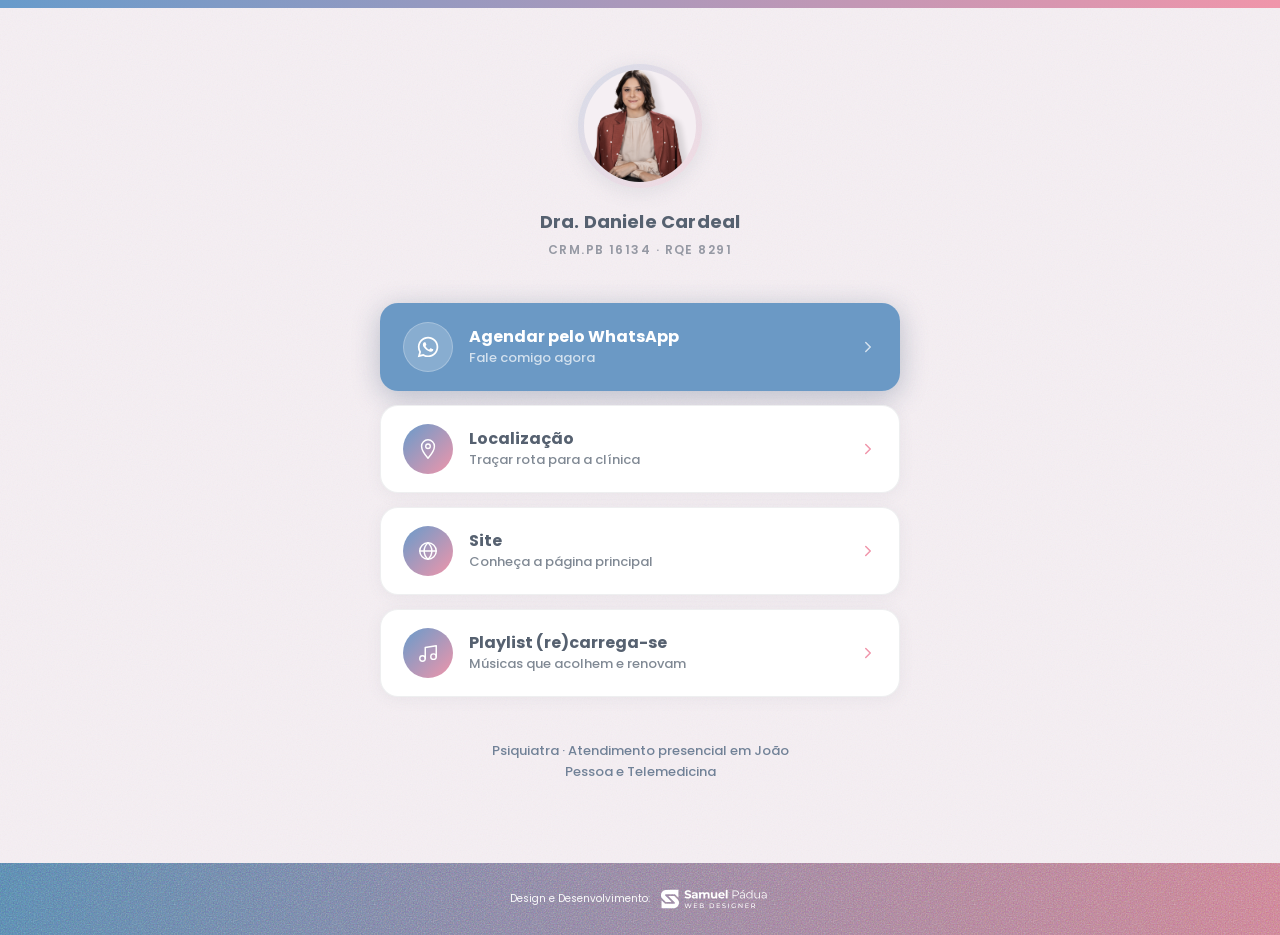
<file: links.html>
<!DOCTYPE html>
<html lang="pt-BR">
<head>
  <meta charset="UTF-8">
  <meta name="viewport" content="width=device-width, initial-scale=1.0">
  <title>Links — Dra. Daniele Cardeal · Psiquiatra</title>
  <meta property="og:title" content="Links — Dra. Daniele Cardeal · Psiquiatra">
  <meta property="og:description" content="Psiquiatra com atendimento presencial em João Pessoa - PB e telemedicina para todo o Brasil.">
  <meta property="og:image" content="https://danielepsiquiatra.com.br/thumb.jpg">
  <meta property="og:image:width" content="1200">
  <meta property="og:image:height" content="630">
  <meta name="twitter:card" content="summary_large_image">
  <meta name="twitter:image" content="https://danielepsiquiatra.com.br/thumb.jpg">
  <link rel="icon" type="image/svg+xml" href="stamp-iso.svg">
  <link rel="preconnect" href="https://fonts.googleapis.com">
  <link rel="preconnect" href="https://fonts.gstatic.com" crossorigin>
  <link href="https://fonts.googleapis.com/css2?family=Poppins:wght@400;500;600;700;800&display=swap" rel="stylesheet">
  <link rel="stylesheet" href="style.css">
  <link rel="stylesheet" href="links.css">
</head>
<body class="links-page">

  <div class="top-bar"></div>

  <main class="lk-main">
    <div class="lk-grain"></div>

    <div class="lk-container">

      <!-- Header -->
      <header class="lk-header">
        <div class="lk-avatar-wrap">
          <img src="dr-links.png" class="lk-avatar" alt="Dra. Daniele Cardeal">
        </div>
        <div class="lk-identity">
          <span class="lk-name">Dra. Daniele Cardeal</span>
          <span class="lk-specialty">CRM.PB 16134 · RQE 8291</span>
        </div>
      </header>

      <!-- Link Cards -->
      <div class="lk-cards">

        <!-- Agendar pela WhatsApp (destaque) -->
        <a href="https://wa.me/5583982340202" class="lk-card lk-card--primary" target="_blank" rel="noopener">
          <span class="lk-icon">
            <svg width="22" height="22" viewBox="0 0 57 57" fill="none" xmlns="http://www.w3.org/2000/svg">
              <path fill-rule="evenodd" clip-rule="evenodd" d="M47.4216 9.51921C42.4222 4.51401 35.7735 1.75635 28.6904 1.75342C14.0949 1.75342 2.21626 13.6317 2.21039 28.2311C2.20844 32.8981 3.42761 37.4539 5.74495 41.4695L1.98828 55.1909L16.0257 51.5086C19.8936 53.6185 24.2481 54.7304 28.6796 54.7317H28.6907C43.2846 54.7317 55.1645 42.8524 55.1701 28.2523C55.173 21.1767 52.4212 14.5241 47.4216 9.51921ZM28.6904 50.2598H28.6813C24.7322 50.2581 20.8591 49.1968 17.4794 47.1919L16.6761 46.7148L8.34605 48.9L10.5695 40.7784L10.046 39.9457C7.84279 36.4415 6.67939 32.3913 6.68135 28.2328C6.68592 16.0981 16.5593 6.22568 28.6992 6.22568C34.5779 6.22763 40.1039 8.51986 44.2592 12.68C48.4144 16.8401 50.7014 22.3698 50.6994 28.2507C50.6942 40.3863 40.8215 50.2598 28.6904 50.2598ZM40.7628 33.7761C40.1013 33.4448 36.8482 31.8446 36.2416 31.6235C35.6356 31.4027 35.194 31.2928 34.7533 31.9549C34.312 32.617 33.0443 34.1075 32.6581 34.5488C32.2719 34.9904 31.8864 35.0459 31.2246 34.7145C30.5629 34.3834 28.4311 33.6845 25.9037 31.4304C23.937 29.676 22.6092 27.5094 22.223 26.8473C21.8375 26.1845 22.2198 25.861 22.5133 25.497C23.2296 24.6075 23.9468 23.6751 24.1673 23.2338C24.3881 22.7922 24.2775 22.4057 24.1118 22.0746C23.9468 21.7436 22.6236 18.4869 22.0724 17.1617C21.5348 15.8721 20.9898 16.0463 20.5834 16.026C20.1979 16.0068 19.7566 16.0029 19.3154 16.0029C18.8744 16.0029 18.1575 16.1682 17.5508 16.831C16.9445 17.4934 15.2355 19.0939 15.2355 22.3505C15.2355 25.6072 17.6063 28.7533 17.937 29.1949C18.2677 29.6365 22.6027 36.3195 29.2396 39.1851C30.8182 39.8674 32.0505 40.2741 33.0116 40.5791C34.5968 41.0827 36.0387 41.0116 37.1789 40.8413C38.4503 40.6512 41.0932 39.2406 41.645 37.6952C42.1962 36.1496 42.1962 34.825 42.0305 34.5488C41.8655 34.2729 41.4242 34.1075 40.7628 33.7761Z" fill="white"/>
            </svg>
          </span>
          <div class="lk-card-text">
            <span class="lk-card-title">Agendar pelo WhatsApp</span>
            <span class="lk-card-desc">Fale comigo agora</span>
          </div>
          <span class="lk-arrow">
            <svg width="18" height="18" viewBox="0 0 24 24" fill="none">
              <path d="M9 18l6-6-6-6" stroke="white" stroke-width="2" stroke-linecap="round" stroke-linejoin="round"/>
            </svg>
          </span>
        </a>

        <!-- Localização -->
        <a href="https://www.google.com/maps/search/?api=1&query=R.+Ant%C3%B4nio+Rabelo+J%C3%BAnior,+170,+Miramar,+Jo%C3%A3o+Pessoa+-+PB" class="lk-card" target="_blank" rel="noopener">
          <span class="lk-icon">
            <svg width="22" height="22" viewBox="0 0 24 24" fill="none" xmlns="http://www.w3.org/2000/svg">
              <path d="M12 2C8.13 2 5 5.13 5 9c0 5.25 7 13 7 13s7-7.75 7-13c0-3.87-3.13-7-7-7z" stroke="white" stroke-width="1.6" stroke-linejoin="round"/>
              <circle cx="12" cy="9" r="2.5" stroke="white" stroke-width="1.5"/>
            </svg>
          </span>
          <div class="lk-card-text">
            <span class="lk-card-title">Localização</span>
            <span class="lk-card-desc">Traçar rota para a clínica</span>
          </div>
          <span class="lk-arrow">
            <svg width="18" height="18" viewBox="0 0 24 24" fill="none">
              <path d="M9 18l6-6-6-6" stroke="white" stroke-width="2" stroke-linecap="round" stroke-linejoin="round"/>
            </svg>
          </span>
        </a>

        <!-- Site -->
        <a href="https://danielepsiquiatra.com.br/" class="lk-card" target="_blank" rel="noopener">
          <span class="lk-icon">
            <svg width="22" height="22" viewBox="0 0 24 24" fill="none" xmlns="http://www.w3.org/2000/svg">
              <circle cx="12" cy="12" r="9" stroke="white" stroke-width="1.6"/>
              <path d="M3 12h18" stroke="white" stroke-width="1.6" stroke-linecap="round"/>
              <path d="M12 3c2.7 2.4 4.2 5.7 4.2 9s-1.5 6.6-4.2 9c-2.7-2.4-4.2-5.7-4.2-9s1.5-6.6 4.2-9z" stroke="white" stroke-width="1.6" stroke-linejoin="round"/>
            </svg>
          </span>
          <div class="lk-card-text">
            <span class="lk-card-title">Site</span>
            <span class="lk-card-desc">Conheça a página principal</span>
          </div>
          <span class="lk-arrow">
            <svg width="18" height="18" viewBox="0 0 24 24" fill="none">
              <path d="M9 18l6-6-6-6" stroke="white" stroke-width="2" stroke-linecap="round" stroke-linejoin="round"/>
            </svg>
          </span>
        </a>

        <!-- Playlist -->
        <a href="https://open.spotify.com/playlist/4zju0w8Filv1LZ6C8yTujT?si=LNGk2EsfSPW9DUoV2_xpKQ&utm_medium=share&utm_source=linktree" class="lk-card" target="_blank" rel="noopener">
          <span class="lk-icon">
            <svg width="22" height="22" viewBox="0 0 24 24" fill="none" xmlns="http://www.w3.org/2000/svg">
              <path d="M9 18V6l12-2v12" stroke="white" stroke-width="1.6" stroke-linecap="round" stroke-linejoin="round"/>
              <circle cx="6" cy="18" r="3" stroke="white" stroke-width="1.5"/>
              <circle cx="18" cy="16" r="3" stroke="white" stroke-width="1.5"/>
            </svg>
          </span>
          <div class="lk-card-text">
            <span class="lk-card-title">Playlist (re)carrega-se</span>
            <span class="lk-card-desc">Músicas que acolhem e renovam</span>
          </div>
          <span class="lk-arrow">
            <svg width="18" height="18" viewBox="0 0 24 24" fill="none">
              <path d="M9 18l6-6-6-6" stroke="white" stroke-width="2" stroke-linecap="round" stroke-linejoin="round"/>
            </svg>
          </span>
        </a>

      </div>

      <p class="lk-bio">Psiquiatra · Atendimento presencial em João Pessoa e Telemedicina</p>

    </div>
  </main>

  <!-- Footer -->
  <footer class="site-footer">
    <div class="site-footer-grain"></div>
    <div class="site-footer-inner">
      <a href="https://samuelpadua.com.br/" class="site-footer-credit" target="_blank" rel="noopener" aria-label="Design e Desenvolvimento por Samuel Pádua Web Designer">
        <span class="site-footer-credit-text">Design e Desenvolvimento:</span>
        <img src="logo-samuel.svg" alt="Samuel Pádua Web Designer" class="site-footer-credit-logo">
      </a>
    </div>
  </footer>

  <script>
    var yearEl = document.getElementById('footer-year');
    if (yearEl) yearEl.textContent = new Date().getFullYear();
  </script>

</body>
</html>
</file>
<file: style.css>
﻿/* ===== RESET & BASE ===== */
*, *::before, *::after { box-sizing: border-box; margin: 0; padding: 0; }

:root {
  --dark:       #566170;
  --primary:    #689BCB;
  --teal:       #F095AA;
  --white:      #FFFFFF;
  --gray-bg:    #EEF4FA;
  --grad-start: #689BCB;
  --grad-end:   #F095AA;
  --gradient:   linear-gradient(to right, #689BCB, #F095AA);
}

html { scroll-behavior: smooth; overflow-x: hidden; }

html {
  scrollbar-color: #689BCB rgba(27, 58, 92, 0.12);
  scrollbar-width: thin;
}

body {
  font-family: 'Poppins', sans-serif;
  color: var(--dark);
  background: var(--white);
  overflow-x: hidden;
}

body::-webkit-scrollbar {
  width: 12px;
}

body::-webkit-scrollbar-track {
  background: rgba(27, 58, 92, 0.08);
}

body::-webkit-scrollbar-thumb {
  background: linear-gradient(180deg, #F095AA 0%, #689BCB 100%);
  border-radius: 999px;
  border: 2px solid rgba(255, 255, 255, 0.75);
}

body::-webkit-scrollbar-thumb:hover {
  background: linear-gradient(180deg, #E8809A 0%, #4A7AB5 100%);
}

/* ===== SCROLL REVEAL ===== */
.reveal-item {
  --reveal-x: 0px;
  --reveal-y: 28px;
  --reveal-scale: 1;
  --reveal-blur: 0px;
  opacity: 0;
  filter: blur(var(--reveal-blur));
  transform: translate3d(var(--reveal-x), var(--reveal-y), 0) scale(var(--reveal-scale));
  transition:
    opacity 0.8s cubic-bezier(0.22, 1, 0.36, 1),
    transform 0.8s cubic-bezier(0.22, 1, 0.36, 1),
    filter 0.8s cubic-bezier(0.22, 1, 0.36, 1);
  transition-delay: var(--reveal-delay, 0ms);
  will-change: opacity, transform, filter;
}

.reveal-item[data-reveal="left"] {
  --reveal-x: -42px;
  --reveal-y: 0px;
}

.reveal-item[data-reveal="right"] {
  --reveal-x: 42px;
  --reveal-y: 0px;
}

.reveal-item[data-reveal="up"] {
  --reveal-y: 34px;
}

.reveal-item[data-reveal="zoom"] {
  --reveal-y: 20px;
  --reveal-scale: 0.965;
  --reveal-blur: 3px;
}

.reveal-item.is-visible {
  opacity: 1;
  filter: blur(0);
  transform: translate3d(0, 0, 0) scale(1);
}

@media (prefers-reduced-motion: reduce) {
  html {
    scroll-behavior: auto;
  }

  .reveal-item {
    opacity: 1;
    filter: none;
    transform: none;
    transition: none;
    will-change: auto;
  }
}

/* ===== TOP BAR ===== */
.top-bar {
  height: 6px;
  background: linear-gradient(to right, #689BCB, #F095AA);
  width: 100%;
}

/* ===== HERO SECTION ===== */
.hero {
  position: relative;
  height: 850px;
  display: flex;
  align-items: stretch;
  overflow: hidden;
}

.hero-bg {
  position: absolute;
  inset: 0;
  background-image: url('bg-hero.jpg');
  background-size: cover;
  background-position: center;
  z-index: 0;
}

.hero-inner {
  position: relative;
  z-index: 1;
  width: 100%;
  max-width: 1280px;
  margin: 0 auto;
  padding: 0 60px;
  display: flex;
  flex-direction: column;
}

/* ===== HEADER / LOGO ===== */
.hero-header {
  padding: 40px 0 0;
  flex: 0 0 auto;
}

.logo {
  height: 64px;
  width: auto;
  display: block;
}

/* ===== HERO CONTENT ===== */
.hero-content {
  display: flex;
  align-items: stretch;
  gap: 40px;
  flex: 1;
}

/* ===== LEFT COLUMN ===== */
.hero-left {
  flex: 0 0 490px;
  display: flex;
  flex-direction: column;
  justify-content: center;
  padding-bottom: 50px;
}

.hero-tagline {
  font-size: 13px;
  font-weight: 600;
  letter-spacing: 0.15em;
  text-transform: uppercase;
  background: var(--gradient);
  -webkit-background-clip: text;
  -webkit-text-fill-color: transparent;
  background-clip: text;
  margin-bottom: 14px;
}

.hero-left h1 {
  font-size: 54px;
  font-weight: 500;
  line-height: 1.05;
  letter-spacing: -0.04em;
  color: var(--dark);
  margin-bottom: 24px;
}

.gradient-text {
  display: inline;
  font-weight: 500;
  color: var(--primary);
  -webkit-text-fill-color: var(--primary);
}

.gradient-text strong {
  font-weight: 800;
  background: var(--gradient);
  -webkit-background-clip: text;
  -webkit-text-fill-color: transparent;
  background-clip: text;
}

.subtext {
  font-size: 17px;
  font-weight: 500;
  line-height: 1.6;
  color: var(--dark);
  max-width: 440px;
  margin-bottom: 32px;
}

.subtext-highlight {
  font-weight: 700;
  color: #689BCB;
}

.btn-cta {
  display: inline-flex;
  align-items: center;
  background: linear-gradient(135deg, #6B99C5 0%, #6B99C5 35%, #ACC3A8 50%, #6B99C5 65%, #6B99C5 100%);
  background-size: 400% 400%;
  animation: cta-gradient 10s linear infinite;
  overflow: hidden;
  position: relative;
  color: var(--white);
  font-family: 'Poppins', sans-serif;
  font-size: 18px;
  font-weight: 700;
  line-height: 1.28;
  letter-spacing: 0.18em;
  text-transform: uppercase;
  text-decoration: none;
  height: 72px;
  padding: 0 52px;
  border-radius: 16px;
  align-self: flex-start;
  transition: opacity 0.25s, transform 0.2s;
  margin-bottom: 20px;
}

.btn-cta::after {
  content: '';
  position: absolute;
  top: -50%;
  left: -80%;
  width: 45%;
  height: 200%;
  background: linear-gradient(
    to right,
    transparent,
    rgba(255, 255, 255, 0.22),
    transparent
  );
  transform: skewX(-18deg);
  animation: btn-shine 5s ease-in-out infinite;
  pointer-events: none;
}

.btn-cta:hover {
  opacity: 0.88;
  transform: translateY(-2px);
}

.crefito {
  font-size: 13px;
  font-weight: 500;
  letter-spacing: 0.1em;
  color: var(--dark);
  text-transform: uppercase;
  opacity: 0.7;
}

/* ===== RIGHT COLUMN ===== */
.hero-right {
  flex: 1;
  align-self: stretch;
  position: relative;
  display: flex;
  align-items: flex-end;
  justify-content: center;
}

.doctor-img {
  position: absolute;
  bottom: 0;
  left: 50%;
  transform: translateX(-40%);
  z-index: 2;
  height: 820px;
  width: auto;
  display: block;
  object-fit: contain;
  object-position: bottom;
}

/* ===== STAMP ANIMADO ===== */
.stamp-wrapper {
  position: absolute;
  top: -36px;
  right: -85px;
  width: 162px;
  height: 162px;
  z-index: 3;
}

.stamp-txt {
  position: absolute;
  inset: 0;
  width: 162px;
  height: 162px;
  animation: spin-stamp 36s linear infinite;
  transform-origin: center center;
  opacity: 0.6;
}

.stamp-iso {
  position: absolute;
  top: 50%;
  left: 50%;
  transform: translate(-50%, -50%);
  width: 72px;
  height: 72px;
}

@keyframes cta-gradient {
  0%   { background-position: 0% 0%; }
  50%  { background-position: 100% 100%; }
  100% { background-position: 0% 0%; }
}

@keyframes btn-shine {
  0%        { left: -80%; opacity: 0; }
  10%       { opacity: 1; }
  50%       { left: 130%; opacity: 0; }
  100%      { left: 130%; opacity: 0; }
}

@keyframes spin-stamp {
  from { transform: rotate(0deg); }
  to   { transform: rotate(360deg); }
}

/* ===== INTRO BLOCK ===== */
.intro-block {
  position: relative;
  height: 248px;
  display: flex;
  align-items: center;
  background: linear-gradient(to right, #689BCB 0%, #F095AA 100%);
  overflow: hidden;
}

/* Overlay preto 16% */
.intro-block::before {
  content: '';
  position: absolute;
  inset: 0;
  background: rgba(0, 0, 0, 0.16);
  pointer-events: none;
  z-index: 1;
}

/* Grain sobre o gradient */
.intro-block::after {
  content: '';
  position: absolute;
  inset: 0;
  background-image: url("data:image/svg+xml,%3Csvg xmlns='http://www.w3.org/2000/svg' width='200' height='200'%3E%3Cfilter id='n'%3E%3CfeTurbulence type='fractalNoise' baseFrequency='0.75' numOctaves='4' stitchTiles='stitch'/%3E%3C/filter%3E%3Crect width='200' height='200' filter='url(%23n)'/%3E%3C/svg%3E");
  background-repeat: repeat;
  background-size: 200px 200px;
  mix-blend-mode: overlay;
  opacity: 0.55;
  pointer-events: none;
  z-index: 2;
}

.intro-inner {
  position: relative;
  z-index: 3;
  width: 100%;
  max-width: 1280px;
  margin: 0 auto;
  padding: 0 60px;
  display: flex;
  align-items: center;
  gap: 60px;
}

.intro-left {
  flex: 0 0 280px;
}

.intro-left h2 {
  font-size: 39px;
  font-weight: 500;
  line-height: 1.12;
  letter-spacing: -0.02em;
  color: var(--white);
}

.intro-left h2 strong {
  font-weight: 800;
  display: block;
}

.intro-right {
  flex: 1;
}

.intro-right p {
  font-size: 18px;
  font-weight: 400;
  line-height: 1.7;
  color: var(--white);
}

.intro-right p strong {
  font-weight: 700;
}

/* Responsivo intro */
@media (max-width: 820px) {
  .intro-block { height: auto; padding: 56px 0; }

  .intro-inner {
    flex-direction: column;
    gap: 28px;
    padding: 0 32px;
  }

  .intro-left { flex: none; width: 100%; }

  .intro-left h2 { font-size: 32px; }

  .intro-right p { font-size: 16px; }
}

@media (max-width: 480px) {
  .intro-block { height: auto; padding: 48px 0; }

  .intro-inner { padding: 0 24px; gap: 20px; }

  .intro-left h2 { font-size: 28px; }

  .intro-right p { font-size: 15px; }
}

/* ===== TREATMENT BLOCK ===== */
.treatment-block {
  background: var(--white);
  padding: 100px 0 90px;
}

.treatment-inner {
  max-width: 1280px;
  margin: 0 auto;
  padding: 0 60px;
  display: flex;
  flex-direction: column;
  align-items: center;
  gap: 60px;
}

/* Header */
.treatment-header {
  text-align: center;
  max-width: 960px;
}

.tagline {
  display: block;
  font-size: 15px;
  font-weight: 600;
  letter-spacing: 0.15em;
  text-transform: uppercase;
  color: #689BCB;
  margin-bottom: 12px;
}

.treatment-title {
  font-size: 44px;
  font-weight: 500;
  line-height: 1.1;
  letter-spacing: -0.02em;
  background: var(--gradient);
  -webkit-background-clip: text;
  -webkit-text-fill-color: transparent;
  background-clip: text;
  margin-bottom: 20px;
}

.treatment-title strong {
  font-weight: 700;
}

.treatment-desc {
  font-size: 16px;
  font-weight: 500;
  line-height: 1.7;
  color: #566170;
}

/* Cards grid */
.cards-grid {
  display: grid;
  grid-template-columns: repeat(3, 1fr);
  gap: 24px;
  width: 100%;
}

.card {
  background: var(--white);
  border-radius: 20px;
  padding: 36px;
  box-shadow: 0 8px 32px 0 rgba(27, 58, 92, 0.18);
  border: 2px solid transparent;
  transition: border-color 0.3s ease, box-shadow 0.3s ease, transform 0.3s ease;
  display: flex;
  flex-direction: column;
  gap: 20px;
}

.card:hover {
  border-color: #F095AA;
  box-shadow: none;
  transform: translateY(-4px);
}

.card-icon svg {
  display: block;
}

.card h3 {
  font-size: 25px;
  font-weight: 700;
  line-height: 1.2;
  color: var(--primary);
}

.card p {
  font-size: 15px;
  font-weight: 400;
  line-height: 1.7;
  color: var(--dark);
}

/* Footer */
.treatment-footer {
  display: flex;
  flex-direction: column;
  align-items: center;
  gap: 32px;
  text-align: center;
}

.treatment-footer > p {
  font-size: 16px;
  font-weight: 600;
  line-height: 1.65;
  color: var(--dark);
}

.btn-cta--center {
  align-self: center;
}

/* Responsivo treatment */
@media (max-width: 900px) {
  .cards-grid { grid-template-columns: 1fr; gap: 20px; }
  .treatment-title { font-size: 36px; }
  .treatment-block { padding: 72px 0; }
  .treatment-inner { padding: 0 32px; gap: 44px; }
}

@media (max-width: 480px) {
  .treatment-title { font-size: 30px; }
  .treatment-block { padding: 56px 0; }
  .treatment-inner { padding: 0 24px; gap: 36px; }
  .card { padding: 28px; }
}

/* ===== PROBLEMS BLOCK ===== */
.problems-block {
  position: relative;
  height: 220px;
  background: linear-gradient(to right, #689BCB 0%, #F095AA 100%);
  overflow: visible;
  clip-path: inset(-400px 0 0 0); /* permite sangrar acima, clipa abaixo */
  z-index: 2;
}

.problems-block::before {
  content: '';
  position: absolute;
  inset: 0;
  background: rgba(0, 0, 0, 0.16);
  pointer-events: none;
  z-index: 1;
}

/* Grain confinado ao bloco */
.problems-grain {
  position: absolute;
  inset: 0;
  background-image: url("data:image/svg+xml,%3Csvg xmlns='http://www.w3.org/2000/svg' width='200' height='200'%3E%3Cfilter id='n'%3E%3CfeTurbulence type='fractalNoise' baseFrequency='0.75' numOctaves='4' stitchTiles='stitch'/%3E%3C/filter%3E%3Crect width='200' height='200' filter='url(%23n)'/%3E%3C/svg%3E");
  background-repeat: repeat;
  background-size: 200px 200px;
  mix-blend-mode: overlay;
  opacity: 0.55;
  pointer-events: none;
  z-index: 2;
}

.problems-inner {
  position: relative;
  z-index: 3;
  max-width: 1280px;
  margin: 0 auto;
  padding: 0 80px;
  height: 100%;
  display: flex;
  align-items: center;
  gap: 56px;
}

/* Coluna da imagem */
.problems-img-col {
  flex: 0 0 auto;
  position: relative;
  display: flex;
  align-items: center;
}

.problems-img {
  display: block;
  height: 240px;
  width: auto;
  filter: drop-shadow(0 0 30px rgba(104, 155, 203, 0.2));
}

.problems-stamp {
  display: block;
  width: 124px;
  height: 124px;
  object-fit: contain;
  filter: brightness(0) invert(1) drop-shadow(0 2px 12px rgba(0,0,0,0.18));
  opacity: 0.9;
}

/* Headline */
.problems-headline {
  flex: 0 0 220px;
  font-size: 23px;
  font-weight: 700;
  line-height: 1.45;
  color: var(--white);
  letter-spacing: -0.01em;
}

/* Body text */
.problems-body {
  flex: 1;
  font-size: 18px;
  font-weight: 400;
  line-height: 1.5;
  color: var(--white);
}

.problems-body strong {
  font-weight: 700;
}

/* Responsivo problems */
@media (max-width: 900px) {
  .problems-block { height: auto; padding: 48px 0; overflow: hidden; }
  .problems-inner { flex-direction: column; align-items: flex-start; gap: 24px; padding: 0 32px; height: auto; }
  .problems-img-col { display: none; }
  .problems-headline { flex: none; font-size: 20px; }
  .problems-body { font-size: 16px; }
}

@media (max-width: 480px) {
  .problems-block { padding: 40px 0; }
  .problems-inner { padding: 0 24px; gap: 16px; }
  .problems-headline { font-size: 18px; }
  .problems-body { font-size: 15px; }
}

/* ===== RESPONSIVO ===== */

/* Laptop menor / tablet landscape */
@media (max-width: 1100px) {
  .hero-inner { padding: 0 40px; }

  .hero-left {
    flex: 0 0 420px;
  }

  .hero-left h1 {
    font-size: 52px;
  }

  .subtext {
    font-size: 16px;
    max-width: 380px;
  }

  .doctor-img {
    height: 700px;
  }

  .stamp-wrapper { width: 124px; height: 124px; top: -68px; right: -16px; }
  .stamp-txt    { width: 124px; height: 124px; }
  .stamp-iso    { width: 70px;  height: 70px; }
}

/* Tablet portrait */
@media (max-width: 820px) {
  .hero {
    height: auto;
    min-height: 100svh;
    overflow: visible;
  }

  .hero-inner { padding: 0 32px; }

  .hero-content {
    flex-direction: column;
    align-items: flex-start;
    gap: 0;
    padding-bottom: 0;
  }

  .hero-left {
    flex: none;
    width: 100%;
    max-width: 560px;
    padding-bottom: 40px;
    justify-content: flex-start;
    padding-top: 32px;
  }

  .hero-left h1 { font-size: 46px; }

  .subtext { font-size: 15px; max-width: 100%; }

  /* Foto em fluxo natural — cabeça sempre visível, pés cortam abaixo */
  .hero-right {
    width: 100%;
    height: auto;
    min-height: 220px;
    align-self: auto;
    align-items: flex-start;
    justify-content: center;
    overflow: visible;
    margin-top: 0;
  }

  /* Clip apenas na foto — stamp-wrapper não é afetada */
  .hero-right picture {
    display: block;
    width: 100%;
    max-height: 55vh;
    max-height: 55svh;
    overflow: hidden;
  }

  .doctor-img {
    position: relative;
    top: auto;
    left: auto;
    bottom: auto;
    transform: none;
    height: auto;
    width: 62%;
    max-width: 340px;
    display: block;
    margin: 0 auto;
  }

  .stamp-wrapper { top: auto; bottom: 16px; right: 16px; width: 110px; height: 110px; z-index: 10; }
  .stamp-txt    { width: 110px; height: 110px; }
  .stamp-iso    { width: 62px; height: 62px; }
}

/* Mobile */
@media (max-width: 480px) {
  .hero-inner { padding: 0 24px; }

  .logo { height: 52px; }

  .hero-left {
    padding-top: 24px;
    padding-bottom: 36px;
  }

  .hero-left h1 { font-size: 36px; }

  .subtext { font-size: 14px; }

  .btn-cta {
    height: 60px;
    padding: 0 24px;
    font-size: 13px;
    letter-spacing: 0.12em;
    align-self: stretch;
    justify-content: center;
    text-align: center;
  }

  .hero-right {
    min-height: 180px;
    margin-top: 0;
    height: auto;
    overflow: visible;
  }

  .hero-right picture {
    max-height: 50vh;
    max-height: 50svh;
  }

  .doctor-img {
    position: relative;
    top: auto;
    left: auto;
    bottom: auto;
    transform: none;
    height: auto;
    width: 68%;
    max-width: 300px;
  }

  .stamp-wrapper { width: 86px; height: 86px; top: auto; bottom: 12px; right: 12px; z-index: 10; }
  .stamp-txt    { width: 86px; height: 86px; }
  .stamp-iso    { width: 48px; height: 48px; }

  .whatsapp-float { bottom: 20px; right: 20px; width: 60px; height: 60px; }
}

/* ===== WHATSAPP FLUTUANTE ===== */
@keyframes wpp-pulse {
  0%   { box-shadow: 0 0 0 0 rgba(20, 184, 166, 0.5), 0 0 0 0 rgba(15, 118, 110, 0.28); }
  50%  { box-shadow: 0 0 0 14px rgba(20, 184, 166, 0.14), 0 0 0 28px rgba(15, 118, 110, 0.05); }
  100% { box-shadow: 0 0 0 0 rgba(20, 184, 166, 0), 0 0 0 0 rgba(15, 118, 110, 0); }
}

.whatsapp-float {
  position: fixed;
  bottom: 30px;
  right: 30px;
  width: 72px;
  height: 72px;
  background: linear-gradient(135deg, #1cc7b5, #0f9f97);
  border-radius: 50%;
  display: flex;
  align-items: center;
  justify-content: center;
  z-index: 1000;
  text-decoration: none;
  transition: transform 0.2s;
  animation: wpp-pulse 2.4s ease-out infinite;
}

.whatsapp-float:hover {
  transform: scale(1.05);
  animation: none;
  box-shadow: 0 6px 28px rgba(15, 118, 110, 0.38);
}

.whatsapp-float:hover .wpp-badge {
  opacity: 1;
  transform: translateY(-50%) translateX(0) scale(1);
  pointer-events: auto;
}

.whatsapp-float svg {
  width: 36px;
  height: 36px;
  position: relative;
  z-index: 1;
}

/* Badge balão de chat */
.wpp-badge {
  position: absolute;
  right: calc(100% + 14px);
  top: 50%;
  transform: translateY(-50%) translateX(10px) scale(0.92);
  white-space: nowrap;
  background: #ffffff;
  color: #566170;
  font-family: 'Poppins', sans-serif;
  font-size: 13px;
  font-weight: 700;
  letter-spacing: 0.02em;
  padding: 10px 18px;
  border-radius: 50px;
  box-shadow: 0 4px 20px rgba(27, 58, 92, 0.18), 0 1px 4px rgba(0,0,0,0.08);
  opacity: 0;
  pointer-events: none;
  transition: opacity 0.22s ease, transform 0.22s ease;
}

/* Setinha apontando para o botão */
.wpp-badge::after {
  content: '';
  position: absolute;
  top: 50%;
  right: -7px;
  transform: translateY(-50%);
  border-width: 6px 0 6px 8px;
  border-style: solid;
  border-color: transparent transparent transparent #ffffff;
  filter: drop-shadow(2px 0 2px rgba(30,82,80,0.08));
}

/* ===== REVIEWS BLOCK ===== */
.reviews-block {
  position: relative;
  background: linear-gradient(to right, #689BCB 0%, #F095AA 100%);
  min-height: 850px;
  padding: 80px 0 72px;
  display: flex;
  flex-direction: column;
  overflow: hidden;
}

.reviews-block::before {
  content: '';
  position: absolute;
  inset: 0;
  background: rgba(0, 0, 0, 0.16);
  pointer-events: none;
  z-index: 1;
}

.reviews-grain {
  position: absolute;
  inset: 0;
  background-image: url("data:image/svg+xml,%3Csvg xmlns='http://www.w3.org/2000/svg' width='200' height='200'%3E%3Cfilter id='n'%3E%3CfeTurbulence type='fractalNoise' baseFrequency='0.75' numOctaves='4' stitchTiles='stitch'/%3E%3C/filter%3E%3Crect width='200' height='200' filter='url(%23n)'/%3E%3C/svg%3E");
  mix-blend-mode: overlay;
  opacity: 0.55;
  pointer-events: none;
  z-index: 2;
}

.reviews-inner {
  position: relative;
  z-index: 3;
  max-width: 1240px;
  margin: 0 auto;
  width: 100%;
  padding: 0 48px;
  display: flex;
  flex-direction: column;
  gap: 52px;
}

.reviews-header {
  text-align: center;
}

.reviews-tagline {
  display: block;
  font-size: 14px;
  font-weight: 600;
  letter-spacing: 0.3em;
  text-transform: uppercase;
  color: rgba(255, 255, 255, 0.65);
  margin-bottom: 14px;
}

.reviews-title {
  font-size: 40px;
  font-weight: 400;
  color: var(--white);
  line-height: 1.15;
}

.reviews-title strong {
  font-weight: 700;
}

/* Carousel */
.reviews-carousel {
  position: relative;
  width: 100%;
  overflow: visible;
}

.carousel-viewport {
  overflow: hidden;
  width: 100%;
}

.reviews-track {
  display: flex;
  gap: 24px;
}

/* Review card */
.review-card {
  background: var(--white);
  border-radius: 16px;
  padding: 28px 24px;
  display: flex;
  flex-direction: column;
  gap: 14px;
  flex-shrink: 0;
}

.rc-header {
  display: flex;
  align-items: center;
  gap: 12px;
}

.rc-avatar {
  width: 48px;
  height: 48px;
  border-radius: 50%;
  background: linear-gradient(135deg, #F095AA, #689BCB);
  display: flex;
  align-items: center;
  justify-content: center;
  font-size: 14px;
  font-weight: 700;
  color: var(--white);
  flex-shrink: 0;
  overflow: hidden;
}

.rc-avatar img {
  width: 100%;
  height: 100%;
  object-fit: cover;
}

.rc-name {
  font-size: 15px;
  font-weight: 700;
  color: var(--dark);
  display: block;
}

.rc-count {
  font-size: 12px;
  color: #999;
  display: block;
  margin-top: 2px;
}

.rc-stars {
  display: flex;
  align-items: center;
  gap: 8px;
}

.rc-stars-icons {
  color: #FBBC04;
  font-size: 17px;
  letter-spacing: 2px;
  line-height: 1;
}

.rc-badge {
  width: 18px;
  height: 18px;
  border-radius: 50%;
  background: #4285F4;
  display: flex;
  align-items: center;
  justify-content: center;
  flex-shrink: 0;
}

.rc-text {
  font-size: 15px;
  font-weight: 500;
  color: #4A5252;
  line-height: 1.65;
}

/* Carousel buttons */
.carousel-btn {
  position: absolute;
  top: 50%;
  transform: translateY(-50%);
  background: none;
  border: none;
  cursor: pointer;
  padding: 0;
  display: flex;
  align-items: center;
  justify-content: center;
  transition: opacity 0.2s;
  z-index: 2;
  width: 48px;
  height: 48px;
}

.carousel-btn--prev {
  left: -72px;
}

.carousel-btn--next {
  right: -72px;
}

.carousel-btn:hover circle {
  stroke: rgba(255, 255, 255, 0.8);
}

.reviews-pagination {
  display: flex;
  justify-content: center;
  align-items: center;
  gap: 12px;
  margin-top: -16px;
}

.reviews-dot {
  width: 10px;
  height: 10px;
  border-radius: 50%;
  border: none;
  padding: 0;
  cursor: pointer;
  background: rgba(255, 255, 255, 0.3);
  transition: transform 0.22s ease, background-color 0.22s ease, opacity 0.22s ease;
}

.reviews-dot:hover {
  background: rgba(255, 255, 255, 0.6);
}

.reviews-dot.is-active {
  background: var(--white);
  transform: scale(1.2);
}

/* Footer */
.reviews-footer {
  display: flex;
  flex-direction: column;
  gap: 0;
}

.reviews-divider {
  height: 1px;
  background: rgba(255, 255, 255, 0.2);
  margin-bottom: 32px;
}

.reviews-cta-row {
  display: flex;
  align-items: center;
  justify-content: space-between;
}

.reviews-cta-text {
  font-size: 20px;
  font-weight: 700;
  color: var(--white);
  line-height: 1.4;
}

.reviews-footer .btn-cta {
  box-shadow: 0 0 0 3px rgba(255, 255, 255, 0.1);
}

/* ===== RESPONSIVE: REVIEWS ===== */
@media (max-width: 820px) {
  .reviews-block { min-height: unset; padding: 64px 0 56px; }
  .reviews-inner { padding: 0 20px; gap: 36px; }
  .reviews-carousel { padding: 0 44px; }
  .carousel-btn--prev { left: 0; }
  .carousel-btn--next { right: 0; }
  .reviews-pagination { margin-top: -8px; }
  .reviews-title { font-size: 30px; }
  .reviews-cta-row { flex-direction: column; align-items: flex-start; gap: 24px; }
  .reviews-cta-text { font-size: 18px; }
}

@media (max-width: 480px) {
  .reviews-title { font-size: 26px; }
  .reviews-carousel { padding: 0 34px; }
  .reviews-pagination { gap: 10px; }
  .carousel-btn { display: none; }
  .rc-text { text-align: left; }
  .carousel-btn svg { width: 36px; height: 36px; }
}

/* ===== CONDITION BLOCK (HÉRNIA, etc.) ===== */
.condition-block {
  background: var(--white);
  padding: 130px 0;
}

.condition-inner {
  max-width: 1200px;
  margin: 0 auto;
  padding: 0 48px;
  display: grid;
  grid-template-columns: 45% 55%;
  gap: 96px;
  align-items: center;
}

.condition-block--gray {
  background: #FBF4EF;
}

.condition-media {
  position: relative;
  border-radius: 20px;
  overflow: hidden;
  line-height: 0;
  isolation: isolate;
}

.condition-media video,
.condition-media .condition-img {
  width: 100%;
  height: auto;
  display: block;
  border-radius: 20px;
}

.condition-media--video video {
  filter: saturate(0.9) contrast(0.93) brightness(0.97);
}

.condition-media--video::after {
  content: '';
  position: absolute;
  inset: 0;
  border-radius: 20px;
  pointer-events: none;
  opacity: 0.34;
  mix-blend-mode: soft-light;
  background-image:
    url("data:image/svg+xml,%3Csvg xmlns='http://www.w3.org/2000/svg' width='160' height='160' viewBox='0 0 160 160'%3E%3Cfilter id='n'%3E%3CfeTurbulence type='fractalNoise' baseFrequency='1.35' numOctaves='3' stitchTiles='stitch'/%3E%3C/filter%3E%3Crect width='160' height='160' filter='url(%23n)' opacity='1'/%3E%3C/svg%3E");
  background-size: 160px 160px;
}

.condition-text {
  display: flex;
  flex-direction: column;
  align-items: flex-start;
  gap: 24px;
}

.condition-text .btn-cta {
  align-self: flex-start;
  font-size: 16px;
  height: 58px;
  padding: 0 40px;
}

.condition-title {
  font-size: 38px;
  font-weight: 400;
  line-height: 1.1;
  letter-spacing: -0.02em;
  background: linear-gradient(to right, #689BCB, #F095AA);
  -webkit-background-clip: text;
  -webkit-text-fill-color: transparent;
  background-clip: text;
}

.condition-title strong {
  font-weight: 800;
}

.condition-body {
  font-size: 15px;
  font-weight: 400;
  line-height: 1.7;
  color: var(--dark);
}

.condition-body strong {
  color: #689BCB;
}

/* ===== RESPONSIVE: CONDITION BLOCK ===== */
@media (max-width: 820px) {
  .condition-inner {
    grid-template-columns: 1fr;
    gap: 36px;
    padding: 0 28px;
  }

  .condition-block {
    padding: 64px 0;
  }

  .condition-title {
    font-size: 30px;
  }
}

@media (max-width: 480px) {
  .condition-title {
    font-size: 26px;
  }

  .condition-body {
    font-size: 15px;
  }
}

/* ===== PROFILE BLOCK ===== */
.profile-block {
  background: var(--white);
  padding: 104px 0 112px;
}

.profile-inner {
  max-width: 1200px;
  margin: 0 auto;
  padding: 0 48px;
  display: grid;
  grid-template-columns: minmax(320px, 382px) minmax(0, 1fr);
  gap: 72px;
  align-items: center;
}

.profile-media {
  width: 100%;
}

.profile-image {
  width: 100%;
  display: block;
  border-radius: 18px;
  object-fit: cover;
  box-shadow: 0 24px 60px rgba(27, 58, 92, 0.08);
}

.profile-content {
  max-width: 620px;
  display: flex;
  flex-direction: column;
  align-items: flex-start;
}

.profile-title {
  font-size: 45px;
  font-weight: 700;
  line-height: 1.06;
  letter-spacing: -0.03em;
  margin-bottom: 14px;
  background: linear-gradient(90deg, #689BCB 0%, #C09BBB 50%, #F095AA 100%);
  -webkit-background-clip: text;
  -webkit-text-fill-color: transparent;
  background-clip: text;
}

.profile-meta {
  font-size: 16px;
  font-weight: 600;
  line-height: 1.35;
  letter-spacing: 0.07em;
  color: #566170;
  margin-bottom: 28px;
}

.profile-body {
  display: flex;
  flex-direction: column;
  gap: 20px;
}

.profile-body p {
  margin: 0;
  font-size: 15px;
  font-weight: 400;
  line-height: 1.5;
  color: #566170;
}

.profile-body strong {
  font-weight: 700;
  color: #566170;
}

.profile-socials {
  display: flex;
  align-items: center;
  gap: 12px;
  margin-top: 30px;
}

.profile-social-btn {
  width: 64px;
  height: 64px;
  border-radius: 50%;
  background: linear-gradient(135deg, #6B99C5 0%, #ACC3A8 100%);
  display: inline-flex;
  align-items: center;
  justify-content: center;
  text-decoration: none;
  box-shadow: 0 16px 34px rgba(104, 155, 203, 0.18);
  transition: transform 0.22s ease, box-shadow 0.22s ease;
}

.profile-social-btn:hover {
  transform: translateY(-2px);
  box-shadow: 0 20px 40px rgba(104, 155, 203, 0.24);
}

.profile-social-btn--cv {
  width: auto;
  border-radius: 100px;
  padding: 0 32px;
  gap: 8px;
  font-size: 16px;
  font-weight: 700;
  color: #566170;
  white-space: nowrap;
  letter-spacing: 0.01em;
  background: transparent;
  border: 2px solid #1B3A5C;
  transition: background 0.22s ease, color 0.22s ease, transform 0.22s ease, box-shadow 0.22s ease;
}

.profile-social-btn--cv:hover {
  background: var(--gradient);
  border-color: transparent;
  color: #fff;
}

.profile-social-icon {
  width: 24px;
  height: 24px;
  object-fit: contain;
}

/* ===== RESPONSIVE: PROFILE BLOCK ===== */
@media (max-width: 980px) {
  .profile-block {
    padding: 80px 0 88px;
  }

  .profile-inner {
    grid-template-columns: 1fr;
    gap: 40px;
    padding: 0 28px;
  }

  .profile-media {
    max-width: 420px;
    margin: 0 auto;
  }

  .profile-content {
    max-width: 100%;
  }

  .profile-title {
    font-size: 38px;
  }
}

@media (max-width: 480px) {
  .profile-block {
    padding: 64px 0 72px;
  }

  .profile-inner {
    padding: 0 24px;
    gap: 28px;
  }

  .profile-title {
    font-size: 32px;
    margin-bottom: 12px;
  }

  .profile-meta {
    font-size: 14px;
    margin-bottom: 22px;
  }

  .profile-body {
    gap: 18px;
  }

  .profile-socials {
    flex-wrap: wrap;
    gap: 12px;
    margin-top: 24px;
  }

  .profile-social-btn {
    width: 58px;
    height: 58px;
  }

  .profile-social-btn--cv {
    width: 100%;
    justify-content: center;
    padding: 0 24px;
  }

  .profile-social-btn svg,
  .profile-social-icon {
    width: 22px;
    height: 22px;
  }
}

/* ===== FAQ BLOCK ===== */
.faq-block {
  position: relative;
  background: url("bg-faq.jpg") center/cover no-repeat;
  background-image: image-set(url('bg-faq.webp') type('image/webp'), url('bg-faq.jpg') type('image/jpeg'));
  padding: 104px 0 96px;
}

.faq-inner {
  max-width: 1200px;
  margin: 0 auto;
  padding: 0 48px;
  display: flex;
  flex-direction: column;
  align-items: center;
}

.faq-header {
  text-align: center;
  max-width: 760px;
  margin-bottom: 42px;
}

.faq-tagline {
  display: block;
  font-size: 14px;
  font-weight: 600;
  letter-spacing: 0.3em;
  text-transform: uppercase;
  color: #689BCB;
  margin-bottom: 18px;
}

.faq-title {
  font-size: 44px;
  font-weight: 700;
  line-height: 1.08;
  letter-spacing: -0.03em;
  margin-bottom: 14px;
  background: linear-gradient(90deg, #689BCB 0%, #C09BBB 50%, #F095AA 100%);
  -webkit-background-clip: text;
  -webkit-text-fill-color: transparent;
  background-clip: text;
}

.faq-subtitle {
  margin: 0;
  font-size: 15px;
  font-weight: 400;
  line-height: 1.55;
  color: #566170;
}

.faq-list {
  width: 100%;
  max-width: 760px;
  display: flex;
  flex-direction: column;
  gap: 24px;
}

.faq-item {
  background: rgba(255, 255, 255, 0.94);
  border: 1px solid rgba(104, 155, 203, 0.18);
  border-radius: 14px;
  box-shadow: 0 12px 32px rgba(27, 58, 92, 0.05);
  overflow: hidden;
  transition: border-color 0.22s ease, box-shadow 0.22s ease;
}

.faq-item.is-open {
  border-color: rgba(104, 155, 203, 0.75);
  box-shadow: 0 14px 36px rgba(104, 155, 203, 0.08);
}

.faq-question {
  width: 100%;
  border: none;
  background: transparent;
  display: flex;
  align-items: center;
  justify-content: space-between;
  gap: 20px;
  text-align: left;
  padding: 22px 22px 20px;
  cursor: pointer;
  font-family: inherit;
  font-size: 18px;
  font-weight: 700;
  line-height: 1.35;
  color: var(--primary);
}

.faq-icon {
  color: #F095AA;
  flex-shrink: 0;
  display: inline-flex;
  align-items: center;
  justify-content: center;
  transition: transform 0.22s ease;
}

.faq-item.is-open .faq-icon {
  transform: rotate(180deg);
}

.faq-item:not(.is-open) .faq-icon {
  transform: rotate(0deg);
}

.faq-answer {
  max-height: 0;
  overflow: hidden;
  transition: max-height 0.28s ease;
}

.faq-item.is-open .faq-answer {
  max-height: 220px;
}

.faq-answer p {
  margin: 0;
  padding: 0 22px 24px;
  font-size: 15px;
  font-weight: 400;
  line-height: 1.55;
  color: #566170;
}

.faq-footer {
  width: 100%;
  max-width: 760px;
  margin-top: 42px;
}

.faq-divider {
  height: 1px;
  background: rgba(27, 58, 92, 0.12);
  margin-bottom: 30px;
}

.faq-cta-row {
  display: flex;
  align-items: center;
  justify-content: space-between;
  gap: 32px;
}

.faq-cta-text {
  margin: 0;
  font-size: 18px;
  font-weight: 400;
  line-height: 1.35;
  color: #566170;
  max-width: 360px;
  flex: 0 1 360px;
}

.faq-cta-line {
  display: block;
}

.faq-cta-text strong {
  font-weight: 700;
  background: var(--gradient);
  -webkit-background-clip: text;
  -webkit-text-fill-color: transparent;
  background-clip: text;
}

.faq-footer .btn-cta {
  min-width: 356px;
  white-space: nowrap;
  text-align: center;
  flex-shrink: 0;
}

/* ===== RESPONSIVE: FAQ BLOCK ===== */
@media (max-width: 900px) {
  .faq-block {
    padding: 80px 0 76px;
  }

  .faq-inner {
    padding: 0 28px;
  }

  .faq-title {
    font-size: 36px;
  }

  .faq-question {
    font-size: 17px;
  }

  .faq-cta-row {
    flex-direction: column;
    align-items: flex-start;
  }

  .faq-cta-text {
    max-width: 100%;
    flex-basis: auto;
  }

  .faq-cta-line {
    display: inline;
  }

  .faq-footer .btn-cta {
    min-width: 0;
    white-space: normal;
  }
}

@media (max-width: 480px) {
  .faq-block {
    padding: 64px 0 64px;
  }

  .faq-inner {
    padding: 0 24px;
  }

  .faq-header {
    margin-bottom: 30px;
  }

  .faq-title {
    font-size: 30px;
  }

  .faq-subtitle {
    font-size: 14px;
  }

  .faq-list {
    gap: 16px;
  }

  .faq-question {
    font-size: 16px;
    padding: 18px 18px 16px;
  }

  .faq-answer p {
    padding: 0 18px 20px;
    font-size: 14px;
  }

  .faq-footer {
    margin-top: 32px;
  }

  .faq-divider {
    margin-bottom: 24px;
  }

  .faq-cta-text {
    font-size: 16px;
  }
}

/* ===== CONTACT BLOCK ===== */
.contact-block {
  background: var(--white);
}

.contact-inner {
  max-width: 100%;
  min-height: 760px;
  display: grid;
  grid-template-columns: minmax(0, 52%) minmax(0, 48%);
  align-items: stretch;
}

.contact-panel {
  padding: 78px 72px 70px min(18vw, 320px);
  display: flex;
  flex-direction: column;
  justify-content: flex-start;
}

.contact-header {
  width: 100%;
  max-width: 524px;
  margin-bottom: 44px;
}

.contact-tagline {
  display: block;
  font-size: 14px;
  font-weight: 500;
  letter-spacing: 0.16em;
  text-transform: uppercase;
  color: #689BCB;
  margin-bottom: 10px;
}

.contact-title {
  font-size: 52px;
  font-weight: 700;
  line-height: 1.02;
  letter-spacing: -0.04em;
  background: linear-gradient(90deg, #689BCB 0%, #C09BBB 50%, #F095AA 100%);
  -webkit-background-clip: text;
  -webkit-text-fill-color: transparent;
  background-clip: text;
}

.contact-cards {
  width: 100%;
  max-width: 524px;
  display: flex;
  flex-direction: column;
  gap: 22px;
}

.contact-card {
  background: var(--white);
  border-radius: 16px;
  padding: 20px 18px;
  display: flex;
  align-items: center;
  gap: 18px;
  min-height: 78px;
  text-decoration: none;
  color: #566170;
  box-shadow: 0 16px 36px rgba(27, 58, 92, 0.08);
  transition: transform 0.22s ease, box-shadow 0.22s ease, border-color 0.22s ease;
  border: 1.5px solid transparent;
}

.contact-card:hover {
  transform: translateY(-2px);
  box-shadow: none;
  border-color: rgba(104, 155, 203, 0.75);
}

.contact-card-icon {
  width: 40px;
  height: 40px;
  border-radius: 50%;
  display: inline-flex;
  align-items: center;
  justify-content: center;
  color: #689BCB;
  flex-shrink: 0;
  flex: 0 0 40px;
}

.contact-card-icon-img {
  width: 28px;
  height: 28px;
  object-fit: contain;
  filter: brightness(0) saturate(100%) invert(58%) sepia(42%) saturate(700%) hue-rotate(181deg) brightness(95%) contrast(95%);
}

.contact-card-text {
  font-size: 16px;
  font-weight: 700;
  line-height: 1.45;
  color: #566170;
  max-width: 420px;
}

.contact-brand {
  width: 100%;
  max-width: 524px;
  margin-top: auto;
  padding-top: 72px;
}

.contact-logo {
  width: min(420px, 100%);
  display: block;
}

.contact-map-wrap {
  position: relative;
  min-height: 760px;
  background: #E9EEF0;
  overflow: hidden;
}

.contact-map {
  width: 100%;
  height: 100%;
  border: 0;
  display: block;
  filter: saturate(0.88) contrast(0.94) brightness(1.02);
}

@media (min-width: 1921px) {
  .contact-panel {
    padding-left: clamp(48px, 8vw, 140px);
    padding-right: clamp(56px, 6vw, 120px);
    align-items: flex-end;
  }

  .contact-header,
  .contact-cards,
  .contact-brand {
    max-width: 560px;
  }
}

/* ===== RESPONSIVE: CONTACT BLOCK ===== */
@media (max-width: 1180px) {
  .contact-inner {
    grid-template-columns: 1fr;
    min-height: unset;
  }

  .contact-panel {
    padding: 76px 40px 56px;
  }

  .contact-cards {
    max-width: 680px;
  }

  .contact-card-text {
    max-width: none;
  }

  .contact-brand {
    margin-top: 0;
    padding-top: 48px;
  }

  .contact-logo {
    width: min(360px, 100%);
  }

  .contact-map-wrap {
    min-height: 420px;
  }
}

@media (max-width: 680px) {
  .contact-panel {
    padding: 64px 24px 48px;
  }

  .contact-header {
    margin-bottom: 32px;
  }

  .contact-title {
    font-size: 40px;
  }

  .contact-cards {
    gap: 16px;
  }

  .contact-card {
    padding: 18px 16px;
    min-height: 72px;
    gap: 14px;
  }

  .contact-card-icon {
    width: 34px;
    height: 34px;
  }

  .contact-card-icon-img {
    width: 24px;
    height: 24px;
  }

  .contact-card-text {
    font-size: 15px;
  }

  .contact-brand {
    padding-top: 40px;
  }

  .contact-map-wrap {
    min-height: 340px;
  }
}

/* ===== FOOTER ===== */
.site-footer {
  position: relative;
  min-height: 72px;
  background: linear-gradient(to right, #689BCB 0%, #F095AA 100%);
  overflow: hidden;
}

.site-footer::before {
  content: '';
  position: absolute;
  inset: 0;
  background: rgba(0, 0, 0, 0.16);
  pointer-events: none;
  z-index: 1;
}

.site-footer-grain {
  position: absolute;
  inset: 0;
  background-image: url("data:image/svg+xml,%3Csvg xmlns='http://www.w3.org/2000/svg' width='200' height='200'%3E%3Cfilter id='n'%3E%3CfeTurbulence type='fractalNoise' baseFrequency='0.75' numOctaves='4' stitchTiles='stitch'/%3E%3C/filter%3E%3Crect width='200' height='200' filter='url(%23n)'/%3E%3C/svg%3E");
  mix-blend-mode: overlay;
  opacity: 0.55;
  pointer-events: none;
  z-index: 2;
}

.site-footer-inner {
  position: relative;
  z-index: 3;
  max-width: 860px;
  min-height: 72px;
  margin: 0 auto;
  padding: 0 32px;
  display: flex;
  align-items: center;
  justify-content: space-between;
  gap: 24px;
}

.site-footer-copy {
  margin: 0;
  font-size: 14px;
  font-weight: 400;
  line-height: 1.3;
  color: rgba(255, 255, 255, 0.95);
}

.site-footer-credit {
  display: inline-flex;
  align-items: center;
  gap: 10px;
  text-decoration: none;
  color: inherit;
}

.site-footer-credit-text {
  font-size: 10px;
  font-weight: 400;
  line-height: 1.4;
  color: rgba(255, 255, 255, 0.95);
  white-space: nowrap;
}

.site-footer-credit-logo {
  height: 22px;
  width: auto;
  display: block;
}

@media (max-width: 760px) {
  .site-footer {
    min-height: unset;
  }

  .site-footer-inner {
    min-height: unset;
    padding: 14px 20px;
    flex-direction: column;
    justify-content: center;
    gap: 10px;
    text-align: center;
  }

  .site-footer-copy {
    font-size: 13px;
  }
}

/* ===== GLOBAL RESPONSIVE REFINEMENTS ===== */
@media (max-width: 820px) {
  .hero-header {
    display: flex;
    justify-content: center;
    padding-top: 28px;
  }

  .hero-content {
    align-items: center;
  }

  .hero-left {
    align-items: center;
    text-align: center;
    margin: 0 auto;
  }

  .subtext,
  .crefito {
    text-align: center;
    margin-left: auto;
    margin-right: auto;
  }

  .hero .btn-cta,
  .condition-text .btn-cta,
  .reviews-footer .btn-cta,
  .faq-footer .btn-cta {
    align-self: center;
    height: 64px;
    padding: 0 32px;
    font-size: 14px;
    letter-spacing: 0.15em;
  }

  .intro-inner,
  .problems-inner {
    align-items: center;
    text-align: center;
  }

  .intro-left,
  .intro-right,
  .problems-headline,
  .problems-body {
    text-align: center;
  }

  .intro-right p,
  .problems-body {
    max-width: 60ch;
  }

  .card {
    align-items: flex-start;
    text-align: left;
  }

  .condition-text {
    align-items: center;
    text-align: center;
  }

  .condition-body {
    max-width: 62ch;
    line-height: 1.65;
  }

  .reviews-cta-row,
  .faq-cta-row {
    align-items: center;
    text-align: center;
  }

  .reviews-block .carousel-btn {
    display: none !important;
  }

  .review-card {
    text-align: left;
    align-items: flex-start;
  }

  .rc-header,
  .rc-stars {
    justify-content: flex-start;
  }

  .rc-info,
  .rc-text {
    text-align: left;
  }

  .reviews-cta-text,
  .faq-cta-text {
    max-width: 30ch;
    text-align: center;
  }

  .profile-content {
    align-items: center;
  }

  .profile-title,
  .profile-meta {
    text-align: center;
  }

  .profile-body {
    width: 100%;
    align-items: center;
  }

  .profile-body p {
    text-align: center;
    max-width: 62ch;
  }

  .profile-socials {
    justify-content: center;
  }

  .faq-question {
    font-size: 16px;
  }

  .contact-panel {
    align-items: center;
    text-align: center;
  }

  .contact-header,
  .contact-cards,
  .contact-brand {
    width: 100%;
    max-width: 680px;
  }

  .contact-logo {
    margin: 0 auto;
  }

  .contact-card {
    text-align: left;
  }

  .contact-card-text {
    text-align: left;
  }
}

@media (max-width: 480px) {
  .logo {
    height: 48px;
  }

  .hero-left {
    padding-top: 10px;
    padding-bottom: 28px;
  }

  .hero-left h1 {
    font-size: 38px;
    line-height: 1;
    letter-spacing: -0.05em;
  }

  .subtext {
    max-width: 31ch;
    font-size: 14px;
    line-height: 1.65;
  }

  .btn-cta {
    height: 60px;
    width: 100%;
    justify-content: center;
    font-size: 13px;
    letter-spacing: 0.12em;
    border-radius: 14px;
    padding: 0 24px;
    margin-bottom: 16px;
  }

  .condition-text .btn-cta,
  .reviews-footer .btn-cta,
  .faq-footer .btn-cta {
    height: 60px;
    font-size: 13px;
    letter-spacing: 0.12em;
    padding: 0 24px;
  }

  .crefito {
    font-size: 12px;
    line-height: 1.45;
  }

  .intro-left h2,
  .treatment-title,
  .problems-headline,
  .condition-title,
  .profile-title,
  .faq-title,
  .contact-title {
    text-align: center;
    margin-left: auto;
    margin-right: auto;
  }

  .intro-left h2 {
    font-size: 30px;
    line-height: 1.08;
  }

  .tagline,
  .reviews-tagline,
  .faq-tagline,
  .contact-tagline {
    font-size: 12px;
    letter-spacing: 0.22em;
    text-align: center;
  }

  .treatment-title {
    font-size: 32px;
    line-height: 1.08;
  }

  .treatment-desc,
  .faq-subtitle {
    max-width: 34ch;
    margin-left: auto;
    margin-right: auto;
    font-size: 14px;
    line-height: 1.65;
    text-align: center;
  }

  .card {
    padding: 24px 22px;
    gap: 16px;
  }

  .card h3 {
    font-size: 22px;
  }

  .card p {
    font-size: 15px;
    line-height: 1.65;
  }

  .problems-headline {
    font-size: 30px;
    line-height: 1.12;
  }

  .problems-body {
    font-size: 15px;
    line-height: 1.65;
  }

  .condition-title {
    font-size: 31px;
    line-height: 1.08;
  }

  .condition-body {
    font-size: 15px;
    line-height: 1.7;
  }

  .reviews-title {
    font-size: 32px;
    line-height: 1.1;
  }

  .reviews-cta-text {
    font-size: 17px;
    line-height: 1.45;
  }

  .profile-title {
    font-size: 34px;
    line-height: 1.08;
  }

  .profile-meta {
    max-width: 28ch;
    font-size: 13px;
    line-height: 1.45;
  }

  .profile-body p { max-width: none; }

  .faq-title {
    font-size: 32px;
    line-height: 1.1;
  }

  .faq-question {
    font-size: 15px;
    line-height: 1.4;
  }

  .faq-cta-text {
    font-size: 15px;
    line-height: 1.5;
  }

  .contact-title {
    font-size: 38px;
    line-height: 1.04;
  }

  .contact-card {
    min-height: 70px;
    padding: 17px 16px;
  }

  .contact-card-text {
    font-size: 15px;
    line-height: 1.45;
  }

  .site-footer-credit {
    justify-content: center;
    flex-wrap: wrap;
  }
}
</file>
<file: links.css>
﻿/* ===== LINKS PAGE ===== */
.links-page .top-bar {
  height: 8px;
}

.links-page {
  background: #F5EFF3;
  min-height: 100vh;
}

.lk-main {
  position: relative;
  min-height: calc(100vh - 72px);
  display: flex;
  align-items: flex-start;
  justify-content: center;
  padding: 56px 20px 80px;
  overflow: hidden;
}

/* Grain suave sobre fundo claro */
.lk-grain {
  position: absolute;
  inset: 0;
  background-image: url("data:image/svg+xml,%3Csvg xmlns='http://www.w3.org/2000/svg' width='200' height='200'%3E%3Cfilter id='n'%3E%3CfeTurbulence type='fractalNoise' baseFrequency='0.8' numOctaves='4' stitchTiles='stitch'/%3E%3C/filter%3E%3Crect width='200' height='200' filter='url(%23n)'/%3E%3C/svg%3E");
  background-repeat: repeat;
  background-size: 200px 200px;
  mix-blend-mode: multiply;
  opacity: 0.06;
  pointer-events: none;
  z-index: 0;
}

.lk-container {
  position: relative;
  z-index: 1;
  width: 100%;
  max-width: 520px;
  display: flex;
  flex-direction: column;
  align-items: center;
  gap: 44px;
}

/* ===== HEADER ===== */
.lk-header {
  display: flex;
  flex-direction: column;
  align-items: center;
  gap: 20px;
  opacity: 0;
  animation: lk-fadeDown 0.65s cubic-bezier(0.22, 1, 0.36, 1) 0.05s forwards;
}

.lk-logo {
  height: 72px;
  width: auto;
  filter: drop-shadow(0 2px 10px rgba(27, 58, 92, 0.12));
}

.lk-avatar-wrap {
  width: 124px;
  height: 124px;
  min-width: 124px;
  min-height: 124px;
  border-radius: 50%;
  background: linear-gradient(135deg, rgba(104, 155, 203, 0.2), rgba(240, 149, 170, 0.2));
  padding: 6px;
  box-shadow: 0 4px 20px rgba(86, 97, 112, 0.12);
  display: flex;
  align-items: center;
  justify-content: center;
  flex-shrink: 0;
}

.lk-avatar {
  width: 112px;
  height: 112px;
  min-width: 112px;
  min-height: 112px;
  border-radius: 50%;
  object-fit: cover;
  object-position: center 15%;
  display: block;
  background: #F5EFF3;
}

.lk-bio {
  font-size: 13px;
  font-weight: 500;
  line-height: 1.6;
  color: rgba(27, 58, 92, 0.6);
  text-align: center;
  max-width: 340px;
  margin: 0 auto;
}

.lk-divider-dot {
  width: 40px;
  height: 1px;
  background: rgba(86, 97, 112, 0.2);
  border-radius: 1px;
}

.lk-identity {
  display: flex;
  flex-direction: column;
  align-items: center;
  gap: 6px;
}

.lk-name {
  font-size: 18px;
  font-weight: 700;
  color: #566170;
  letter-spacing: 0.01em;
}

.lk-specialty {
  font-size: 12px;
  font-weight: 600;
  color: rgba(86, 97, 112, 0.6);
  letter-spacing: 0.12em;
  text-transform: uppercase;
}

/* ===== CARDS ===== */
.lk-cards {
  display: flex;
  flex-direction: column;
  gap: 14px;
  width: 100%;
}

.lk-card {
  display: flex;
  align-items: center;
  gap: 16px;
  padding: 18px 22px;
  border-radius: 18px;
  background: #ffffff;
  border: 1px solid rgba(86, 97, 112, 0.1);
  box-shadow: 0 2px 16px rgba(86, 97, 112, 0.07);
  text-decoration: none;
  cursor: pointer;
  opacity: 0;
  animation: lk-fadeUp 0.55s cubic-bezier(0.22, 1, 0.36, 1) var(--lk-delay, 0.18s) forwards;
  transition: background 0.22s, transform 0.22s, box-shadow 0.22s, border-color 0.22s;
}

.lk-card:nth-child(1) { --lk-delay: 0.18s; }
.lk-card:nth-child(2) { --lk-delay: 0.28s; }
.lk-card:nth-child(3) { --lk-delay: 0.38s; }
.lk-card:nth-child(4) { --lk-delay: 0.48s; }

.lk-card:hover {
  background: #FBF5F8;
  border-color: rgba(240, 149, 170, 0.3);
  transform: translateY(-3px);
  box-shadow: 0 8px 32px rgba(86, 97, 112, 0.1);
}

/* Primary card (Agende) */
.lk-card--primary {
  background: linear-gradient(135deg, #6B99C5 0%, #6B99C5 35%, #ACC3A8 50%, #6B99C5 65%, #6B99C5 100%);
  background-size: 400% 400%;
  animation:
    lk-fadeUp 0.55s cubic-bezier(0.22, 1, 0.36, 1) var(--lk-delay, 0.18s) forwards,
    cta-gradient 10s linear calc(var(--lk-delay, 0.18s) + 0.55s) infinite;
  border-color: transparent;
  box-shadow: 0 6px 28px rgba(27, 58, 92, 0.28);
  position: relative;
  overflow: hidden;
}

.lk-card--primary::after {
  content: '';
  position: absolute;
  top: -50%;
  left: -60%;
  width: 35%;
  height: 200%;
  background: linear-gradient(to right, transparent, rgba(255, 255, 255, 0.2), transparent);
  transform: skewX(-18deg);
  animation: btn-shine 5s ease-in-out 1s infinite;
  pointer-events: none;
}

.lk-card--primary:hover {
  background: linear-gradient(135deg, #5A8EC5 0%, #5A8EC5 35%, #9DB89A 50%, #5A8EC5 65%, #5A8EC5 100%);
  background-size: 400% 400%;
  transform: translateY(-3px) scale(1.01);
  box-shadow: 0 14px 44px rgba(27, 58, 92, 0.32);
  border-color: transparent;
}

/* Icon circle */
.lk-icon {
  width: 50px;
  height: 50px;
  border-radius: 50%;
  background: linear-gradient(135deg, #689BCB, #F095AA);
  display: flex;
  align-items: center;
  justify-content: center;
  flex-shrink: 0;
  transition: transform 0.22s;
}

.lk-card:hover .lk-icon {
  transform: scale(1.06);
}

.lk-card--primary .lk-icon {
  background: rgba(255, 255, 255, 0.2);
  border: 1px solid rgba(255, 255, 255, 0.25);
}

/* Text */
.lk-card-text {
  flex: 1;
  display: flex;
  flex-direction: column;
  gap: 4px;
  min-width: 0;
}

.lk-card-title {
  font-family: 'Poppins', sans-serif;
  font-size: 16px;
  font-weight: 700;
  color: #566170;
  line-height: 1.2;
}

.lk-card-desc {
  font-family: 'Poppins', sans-serif;
  font-size: 13px;
  font-weight: 500;
  color: rgba(86, 97, 112, 0.75);
  line-height: 1.3;
}

/* Cor do texto no card primário */
.lk-card--primary .lk-card-title,
.lk-card--primary .lk-card-desc {
  color: #ffffff;
}

.lk-card--primary .lk-card-desc {
  color: rgba(255, 255, 255, 0.7);
}

/* Arrow */
.lk-arrow {
  flex-shrink: 0;
  display: flex;
  align-items: center;
  transition: opacity 0.22s, transform 0.22s;
}

.lk-arrow svg path {
  stroke: #F095AA;
}

.lk-card--primary .lk-arrow svg path {
  stroke: rgba(255, 255, 255, 0.7);
}

.lk-card:hover .lk-arrow {
  transform: translateX(4px);
}

.lk-card--primary:hover .lk-arrow svg path {
  stroke: #ffffff;
}

/* ===== ANIMATIONS ===== */
@keyframes lk-fadeDown {
  from { opacity: 0; transform: translateY(-22px); }
  to   { opacity: 1; transform: translateY(0); }
}

@keyframes lk-fadeUp {
  from { opacity: 0; transform: translateY(26px); }
  to   { opacity: 1; transform: translateY(0); }
}

/* ===== RESPONSIVE ===== */
@media (max-width: 480px) {
  .lk-main { padding: 40px 16px 64px; }
  .lk-logo { height: 56px; }
  .lk-name { font-size: 16px; }
  .lk-card { padding: 16px 16px; gap: 14px; }
  .lk-icon { width: 44px; height: 44px; }
  .lk-card-title { font-size: 15px; }
}



/* Footer centralizado na página de links */
.links-page .site-footer-inner {
  justify-content: center;
}

@media (prefers-reduced-motion: reduce) {
  .lk-header,
  .lk-card {
    opacity: 1;
    animation: none;
  }
}
</file>
